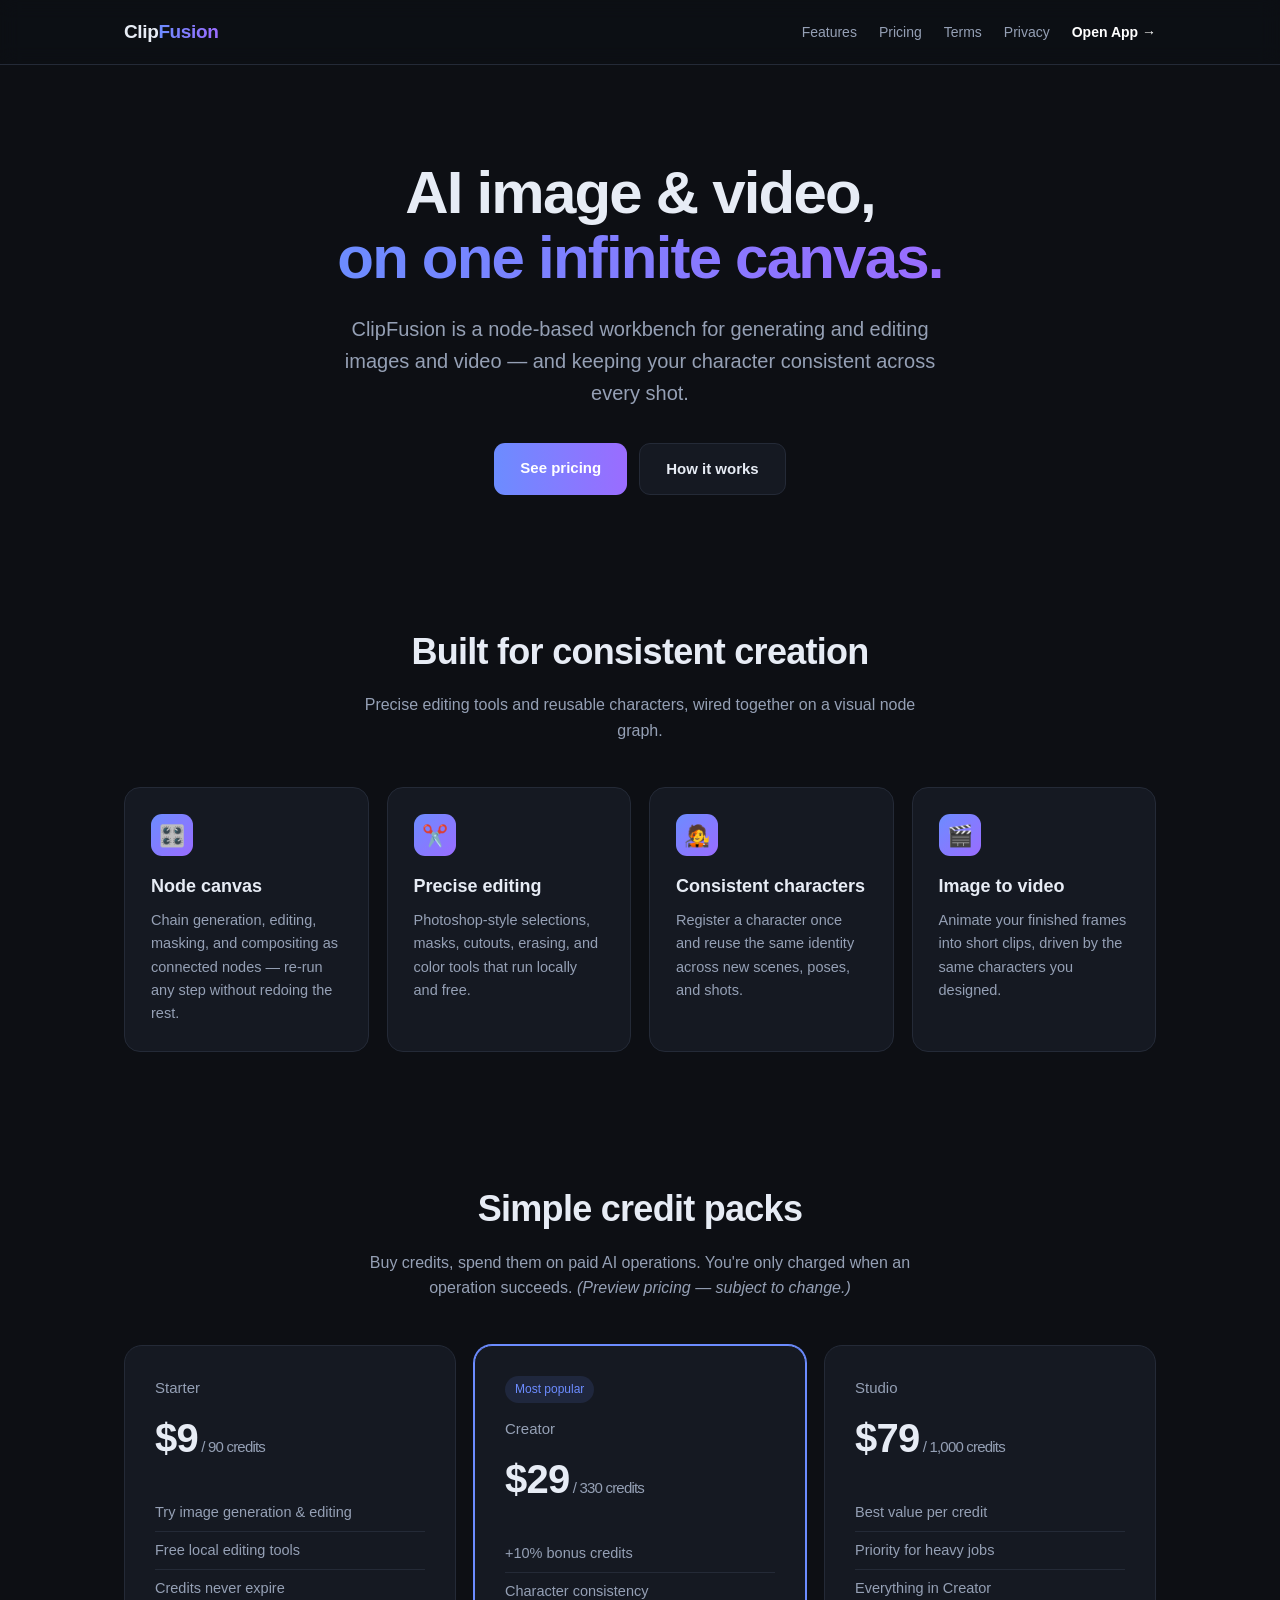
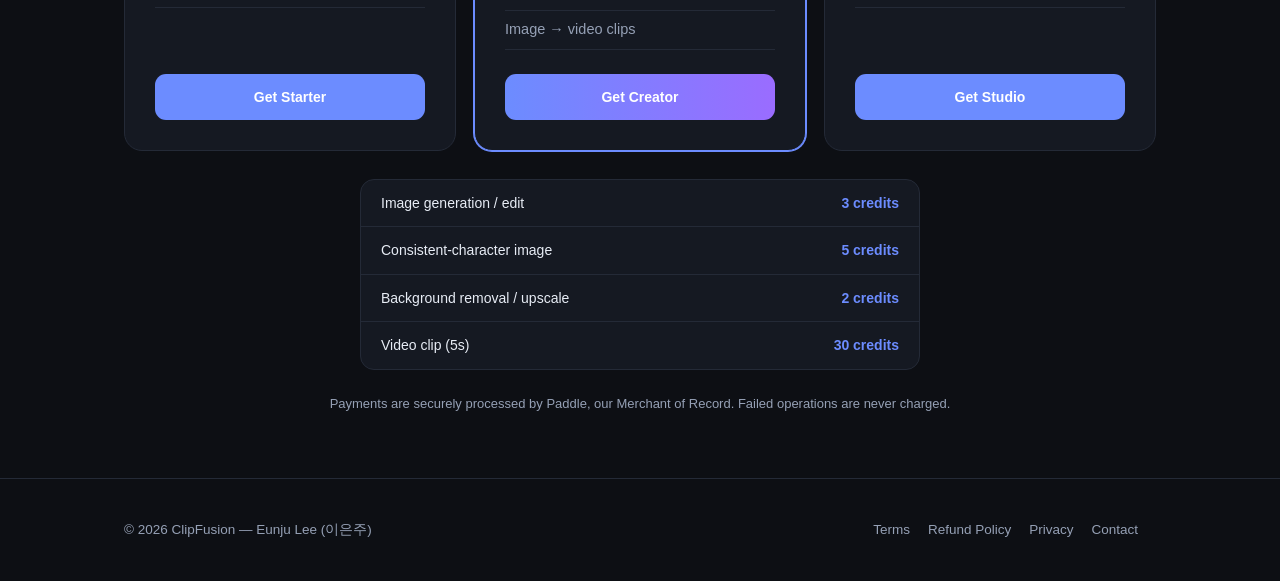
<file: index.html>
<!doctype html>
<html lang="en">
<head>
<meta charset="utf-8">
<meta name="viewport" content="width=device-width, initial-scale=1">
<title>ClipFusion — AI Image & Video Workbench</title>
    <meta property="og:title" content="ClipFusion — Node-based AI Image &amp; Video Studio">
  <meta property="og:description" content="Create consistent characters and edit images on an infinite node canvas. Pay only for what you generate.">
  <meta property="og:url" content="https://clipfusion.studio/">
  <meta property="og:type" content="website">
  <meta name="twitter:card" content="summary">
  <link rel="icon" href="data:image/svg+xml,<svg xmlns=%22http://www.w3.org/2000/svg%22 viewBox=%220 0 100 100%22><text y=%22.9em%22 font-size=%2290%22>🎬</text></svg>">
<meta name="description" content="ClipFusion is a node-based AI image and video editing workbench for creating consistent characters across shots.">
<style>
  :root{--bg:#0d0f14;--panel:#151922;--line:#242a37;--tx:#e7ecf5;--mut:#95a0b5;--acc:#6c8cff;--acc2:#9a6cff}
  *{box-sizing:border-box;margin:0;padding:0}
  body{background:var(--bg);color:var(--tx);font:16px/1.6 -apple-system,BlinkMacSystemFont,"Segoe UI",Roboto,sans-serif;-webkit-font-smoothing:antialiased}
  a{color:inherit;text-decoration:none}
  .wrap{max-width:1080px;margin:0 auto;padding:0 24px}
  header{position:sticky;top:0;background:rgba(13,15,20,.8);backdrop-filter:blur(10px);border-bottom:1px solid var(--line);z-index:10}
  header .wrap{display:flex;align-items:center;justify-content:space-between;height:64px}
  .logo{font-weight:700;font-size:19px;letter-spacing:-.02em}
  .logo b{background:linear-gradient(90deg,var(--acc),var(--acc2));-webkit-background-clip:text;background-clip:text;color:transparent}
  nav a{color:var(--mut);margin-left:22px;font-size:14px}
  nav a:hover{color:var(--tx)}
  .hero{padding:96px 0 64px;text-align:center}
  .hero h1{font-size:clamp(34px,5.5vw,60px);line-height:1.08;letter-spacing:-.03em;font-weight:800}
  .hero h1 span{background:linear-gradient(90deg,var(--acc),var(--acc2));-webkit-background-clip:text;background-clip:text;color:transparent}
  .hero p{color:var(--mut);font-size:clamp(16px,2vw,20px);max-width:620px;margin:22px auto 0}
  .cta{display:inline-flex;gap:12px;margin-top:34px}
  .btn{padding:13px 26px;border-radius:11px;font-weight:600;font-size:15px;border:1px solid var(--line)}
  .btn.p{background:linear-gradient(90deg,var(--acc),var(--acc2));border:0;color:#fff}
  .btn.s{background:var(--panel);color:var(--tx)}
  section{padding:64px 0}
  h2{font-size:clamp(26px,3.5vw,36px);letter-spacing:-.02em;text-align:center;font-weight:800}
  .sub{color:var(--mut);text-align:center;margin:12px auto 0;max-width:560px}
  .grid{display:grid;grid-template-columns:repeat(auto-fit,minmax(240px,1fr));gap:18px;margin-top:44px}
  .card{background:var(--panel);border:1px solid var(--line);border-radius:16px;padding:26px}
  .card h3{font-size:18px;margin-bottom:8px}
  .card p{color:var(--mut);font-size:14.5px}
  .ico{width:42px;height:42px;border-radius:11px;background:linear-gradient(135deg,var(--acc),var(--acc2));display:flex;align-items:center;justify-content:center;font-size:21px;margin-bottom:16px}
  /* pricing */
  .price{display:grid;grid-template-columns:repeat(auto-fit,minmax(250px,1fr));gap:18px;margin-top:44px;align-items:stretch}
  .plan{background:var(--panel);border:1px solid var(--line);border-radius:18px;padding:30px;display:flex;flex-direction:column}
  .plan.feat{border-color:var(--acc);box-shadow:0 0 0 1px var(--acc)}
  .tag{align-self:flex-start;font-size:12px;color:var(--acc);background:rgba(108,140,255,.12);padding:4px 10px;border-radius:999px;margin-bottom:14px}
  .plan .nm{font-size:15px;color:var(--mut)}
  .plan .amt{font-size:40px;font-weight:800;letter-spacing:-.02em;margin:6px 0}
  .plan .amt small{font-size:15px;color:var(--mut);font-weight:500}
  .plan ul{list-style:none;margin:18px 0 24px;font-size:14.5px;color:var(--mut)}
  .plan li{padding:7px 0;border-bottom:1px solid var(--line)}
  .plan .buy{margin-top:auto;text-align:center;padding:12px;border-radius:11px;background:var(--acc);color:#fff;font-weight:600;font-size:14px}
  .plan.feat .buy{background:linear-gradient(90deg,var(--acc),var(--acc2))}
  .note{text-align:center;color:var(--mut);font-size:13px;margin-top:24px}
  .usage{max-width:560px;margin:28px auto 0;background:var(--panel);border:1px solid var(--line);border-radius:14px;overflow:hidden}
  .usage div{display:flex;justify-content:space-between;padding:12px 20px;font-size:14px;border-bottom:1px solid var(--line)}
  .usage div:last-child{border:0}.usage .c{color:var(--acc);font-weight:600}
  footer{border-top:1px solid var(--line);padding:40px 0;color:var(--mut);font-size:13.5px}
  footer .wrap{display:flex;flex-wrap:wrap;gap:16px;justify-content:space-between;align-items:center}
  footer a{color:var(--mut);margin-right:18px}footer a:hover{color:var(--tx)}
</style>
</head>
<body>
<header><div class="wrap">
  <div class="logo">Clip<b>Fusion</b></div>
  <nav><a href="#features">Features</a><a href="#pricing">Pricing</a><a href="terms.html">Terms</a><a href="privacy.html">Privacy</a><a href="/app/" style="color:#fff;font-weight:700">Open App →</a></nav>
</div></header>

<div class="wrap">
  <div class="hero">
    <h1>AI image & video,<br><span>on one infinite canvas.</span></h1>
    <p>ClipFusion is a node-based workbench for generating and editing images and video — and keeping your character consistent across every shot.</p>
    <div class="cta">
      <a class="btn p" href="#pricing">See pricing</a>
      <a class="btn s" href="#features">How it works</a>
    </div>
  </div>

  <section id="features">
    <h2>Built for consistent creation</h2>
    <p class="sub">Precise editing tools and reusable characters, wired together on a visual node graph.</p>
    <div class="grid">
      <div class="card"><div class="ico">🎛️</div><h3>Node canvas</h3><p>Chain generation, editing, masking, and compositing as connected nodes — re-run any step without redoing the rest.</p></div>
      <div class="card"><div class="ico">✂️</div><h3>Precise editing</h3><p>Photoshop-style selections, masks, cutouts, erasing, and color tools that run locally and free.</p></div>
      <div class="card"><div class="ico">🧑‍🎤</div><h3>Consistent characters</h3><p>Register a character once and reuse the same identity across new scenes, poses, and shots.</p></div>
      <div class="card"><div class="ico">🎬</div><h3>Image to video</h3><p>Animate your finished frames into short clips, driven by the same characters you designed.</p></div>
    </div>
  </section>

  <section id="pricing">
    <h2>Simple credit packs</h2>
    <p class="sub">Buy credits, spend them on paid AI operations. You're only charged when an operation succeeds. <em>(Preview pricing — subject to change.)</em></p>
    <div class="price">
      <div class="plan">
        <div class="nm">Starter</div>
        <div class="amt">$9<small> / 90 credits</small></div>
        <ul><li>Try image generation & editing</li><li>Free local editing tools</li><li>Credits never expire</li></ul>
        <a class="buy" href="/app/" style="display:block;text-decoration:none">Get Starter</a>
      </div>
      <div class="plan feat">
        <div class="tag">Most popular</div>
        <div class="nm">Creator</div>
        <div class="amt">$29<small> / 330 credits</small></div>
        <ul><li>+10% bonus credits</li><li>Character consistency</li><li>Image → video clips</li></ul>
        <a class="buy" href="/app/" style="display:block;text-decoration:none">Get Creator</a>
      </div>
      <div class="plan">
        <div class="nm">Studio</div>
        <div class="amt">$79<small> / 1,000 credits</small></div>
        <ul><li>Best value per credit</li><li>Priority for heavy jobs</li><li>Everything in Creator</li></ul>
        <a class="buy" href="/app/" style="display:block;text-decoration:none">Get Studio</a>
      </div>
    </div>
    <div class="usage">
      <div><span>Image generation / edit</span><span class="c">3 credits</span></div>
      <div><span>Consistent-character image</span><span class="c">5 credits</span></div>
      <div><span>Background removal / upscale</span><span class="c">2 credits</span></div>
      <div><span>Video clip (5s)</span><span class="c">30 credits</span></div>
    </div>
    <p class="note">Payments are securely processed by Paddle, our Merchant of Record. Failed operations are never charged.</p>
  </section>
</div>

<footer><div class="wrap">
  <div>© 2026 ClipFusion — Eunju Lee (이은주)</div>
  <div>
    <a href="terms.html">Terms</a><a href="refund.html">Refund Policy</a><a href="privacy.html">Privacy</a><a href="mailto:nanabella737@gmail.com">Contact</a>
  </div>
</div></footer>
</body>
</html>
</file>
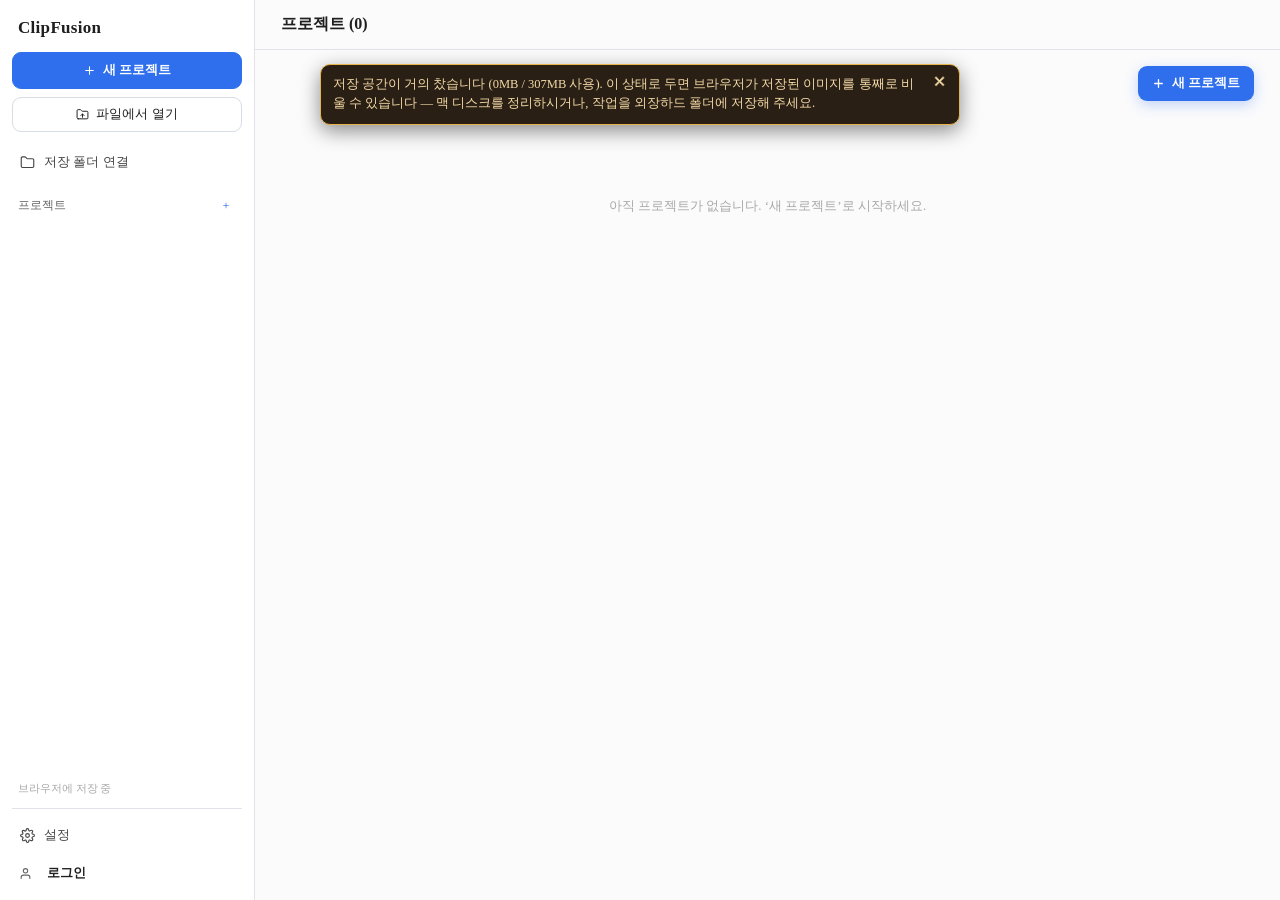
<file: app/index.html>
<!doctype html>
<!-- ClipFusion 진입 HTML — React Flow 앱 마운트 지점 -->
<html lang="ko">
  <head>
    <meta charset="UTF-8" />
    <meta name="viewport" content="width=device-width, initial-scale=1.0" />
    <title>ClipFusion</title>
    <link rel="manifest" href="/app/manifest.webmanifest">
    <link rel="icon" href="data:image/svg+xml,<svg xmlns=%22http://www.w3.org/2000/svg%22 viewBox=%220 0 100 100%22><text y=%22.9em%22 font-size=%2290%22>🎬</text></svg>">
    <!-- 무료 한글 글꼴 (Google Fonts, OFL) — 텍스트 메모 에디터용 -->
    <link rel="preconnect" href="https://fonts.googleapis.com" />
    <link rel="preconnect" href="https://fonts.gstatic.com" crossorigin />
    <link href="https://fonts.googleapis.com/css2?family=Noto+Sans+KR:wght@400;700&family=Nanum+Myeongjo:wght@400;700&family=Black+Han+Sans&family=Gaegu&family=Nanum+Pen+Script&display=swap" rel="stylesheet" />
    <style>
      /* ── 에디트 뷰 전체 테마 토큰(자동생성). 다크=원본, 라이트=data-theme="light" ── */
      :root {
        --c-0000ff: #0000ff;
        --c-00ff00: #00ff00;
        --c-00ffff: #00ffff;
        --c-06302c: #06302c;
        --c-0b0b0e: #0b0b0e;
        --c-0b1a2b: #0b1a2b;
        --c-0c0c0c: #0c0c0c;
        --c-0c1f16: #0c1f16;
        --c-0c1f1a: #0c1f1a;
        --c-0d0f14: #0d0f14;
        --c-111112: #111112;
        --c-12b6c9: #12b6c9;
        --c-141418: #141418;
        --c-14351f: #14351f;
        --c-151515: #151515;
        --c-151922: #151922;
        --c-161616: #161616;
        --c-16171b: #16171b;
        --c-16293a: #16293a;
        --c-16332a: #16332a;
        --c-17191e: #17191e;
        --c-182231: #182231;
        --c-191919: #191919;
        --c-191a1f: #191a1f;
        --c-1a1a1a: #1a1a1a;
        --c-1a1a1c: #1a1a1c;
        --c-1a1d26: #1a1d26;
        --c-1a2605: #1a2605;
        --c-1b1b1b: #1b1b1b;
        --c-1b1b1e: #1b1b1e;
        --c-1b1c21: #1b1c21;
        --c-1b1e25: #1b1e25;
        --c-1c1c1c: #1c1c1c;
        --c-1c1c1f: #1c1c1f;
        --c-1c2733: #1c2733;
        --c-1d1d1f: #1d1d1f;
        --c-1e1e1e: #1e1e1e;
        --c-1e1e21: #1e1e21;
        --c-1e1f24: #1e1f24;
        --c-1f1f1f: #1f1f1f;
        --c-1f2836: #1f2836;
        --c-202022: #202022;
        --c-202024: #202024;
        --c-20242b: #20242b;
        --c-22242a: #22242a;
        --c-22d3ee: #22d3ee;
        --c-232326: #232326;
        --c-232327: #232327;
        --c-242424: #242424;
        --c-242a37: #242a37;
        --c-262626: #262626;
        --c-26262a: #26262a;
        --c-26262b: #26262b;
        --c-26262e: #26262e;
        --c-26272e: #26272e;
        --c-26324e: #26324e;
        --c-2a0d1c: #2a0d1c;
        --c-2a0d2c: #2a0d2c;
        --c-2a2440: #2a2440;
        --c-2a2a2a: #2a2a2a;
        --c-2a2a2d: #2a2a2d;
        --c-2a2a2e: #2a2a2e;
        --c-2a2c33: #2a2c33;
        --c-2a2d34: #2a2d34;
        --c-2a2f22: #2a2f22;
        --c-2a3140: #2a3140;
        --c-2a3a33: #2a3a33;
        --c-2b1a02: #2b1a02;
        --c-2b2b2b: #2b2b2b;
        --c-2b2b2e: #2b2b2e;
        --c-2b2b2f: #2b2b2f;
        --c-2b4a6b: #2b4a6b;
        --c-2c2c2c: #2c2c2c;
        --c-2e2a17: #2e2a17;
        --c-2e2e2e: #2e2e2e;
        --c-2e2e30: #2e2e30;
        --c-2e2e33: #2e2e33;
        --c-2e4257: #2e4257;
        --c-2e6a45: #2e6a45;
        --c-2f2f2f: #2f2f2f;
        --c-2f3037: #2f3037;
        --c-2f3540: #2f3540;
        --c-2f5b4b: #2f5b4b;
        --c-2f6fed: #2f6fed;
        --c-303030: #303030;
        --c-33343a: #33343a;
        --c-33353b: #33353b;
        --c-363636: #363636;
        --c-3a271f: #3a271f;
        --c-3a3a3a: #3a3a3a;
        --c-3a3c44: #3a3c44;
        --c-3a3d46: #3a3d46;
        --c-3a3e48: #3a3e48;
        --pill-bg: rgba(58,62,72,.55); --pill-border: rgba(75,79,90,.75); /* 컨트롤 알약 반투명(프레임 이미지 살짝 비침) — 다크 */
        --gen-overlay: rgba(20,21,26,.5); --gen-overlay-fg: #c9cdd6; /* 생성중 오버레이 — 다크(프레임 톤 맞춤) */
        --c-3a4a6a: #3a4a6a;
        --c-3d2f73: #3d2f73;
        --c-3d3d3d: #3d3d3d;
        --c-3ecf8e: #3ecf8e;
        --c-47474b: #47474b;
        --c-4a3f6e: #4a3f6e;
        --c-4a4a4a: #4a4a4a;
        --c-4a4a4d: #4a4a4d;
        --c-4a4a52: #4a4a52;
        --c-4a4f5a: #4a4f5a;
        --c-4a5266: #4a5266;
        --c-4a6cf0: #4a6cf0;
        --c-4aa3ff: #4aa3ff;
        --c-4ac6a8: #4ac6a8;
        --c-4b4f5a: #4b4f5a;
        --c-4caf50: #4caf50;
        --c-5a606c: #5a606c;
        --c-5aa0ff: #5aa0ff;
        --c-5ad1c8: #5ad1c8;
        --c-5b6270: #5b6270;
        --c-5f6678: #5f6678;
        --c-5fd08a: #5fd08a;
        --c-62b6f7: #62b6f7;
        --c-6a2e3a: #6a2e3a;
        --c-6a6a6e: #6a6a6e;
        --c-6a8fe0: #6a8fe0;
        --c-6ac06a: #6ac06a;
        --c-6b5a2a: #6b5a2a;
        --c-6b6b70: #6b6b70;
        --c-6b7280: #6b7280;
        --c-6b7284: #6b7284;
        --c-6b7385: #6b7385;
        --c-6ee7c8: #6ee7c8;
        --c-7c5cff: #7c5cff;
        --c-7c828f: #7c828f;
        --c-7cd992: #7cd992;
        --c-7f869a: #7f869a;
        --c-7f9cff: #7f9cff;
        --c-808080: #808080;
        --c-818cf8: #818cf8;
        --c-8a8a8a: #8a8a8a;
        --c-8b6cff: #8b6cff;
        --c-8b92a0: #8b92a0;
        --c-8b94a7: #8b94a7;
        --c-8b9cff: #8b9cff;
        --c-9096a3: #9096a3;
        --c-95a0b5: #95a0b5;
        --c-9a6cff: #9a6cff;
        --c-9aa0ad: #9aa0ad;
        --c-9aa0b0: #9aa0b0;
        --c-9fb0d0: #9fb0d0;
        --c-9fd2ff: #9fd2ff;
        --c-a3e635: #a3e635;
        --c-a7adb9: #a7adb9;
        --c-aeb6c8: #aeb6c8;
        --c-b57bff: #b57bff;
        --c-c0344b: #c0344b;
        --c-c0392b: #c0392b;
        --c-c084fc: #c084fc;
        --c-c3c7d0: #c3c7d0;
        --c-c8cdd8: #c8cdd8;
        --c-c98ad9: #c98ad9;
        --c-c9a24b: #c9a24b;
        --c-c9b8ff: #c9b8ff;
        --c-c9cdd6: #c9cdd6;
        --c-cfc4ff: #cfc4ff;
        --c-cfd6e4: #cfd6e4;
        --c-d3d6dd: #d3d6dd;
        --c-d64bb0: #d64bb0;
        --c-dadce0: #dadce0;
        --c-dfe4ee: #dfe4ee;
        --c-e0463f: #e0463f;
        --c-e05a9c: #e05a9c;
        --c-e06a6a: #e06a6a;
        --c-e0725a: #e0725a;
        --c-e0c341: #e0c341;
        --c-e6e8ee: #e6e8ee;
        --c-e7ecf5: #e7ecf5;
        --c-e879f9: #e879f9;
        --c-e8a3a3: #e8a3a3;
        --c-e8ebf2: #e8ebf2;
        --c-e8f1ff: #e8f1ff;
        --c-e9ebf1: #e9ebf1;
        --c-eef0f4: #eef0f4;
        --c-efd7f6: #efd7f6;
        --c-f0f0f2: #f0f0f2;
        --c-f2f2f2: #f2f2f2;
        --c-f472b6: #f472b6;
        --c-f59e0b: #f59e0b;
        --c-ff0000: #ff0000;
        --c-ff00ff: #ff00ff;
        --c-ff5060: #ff5060;
        --c-ff5c8a: #ff5c8a;
        --c-ff5d75: #ff5d75;
        --c-ff6b7d: #ff6b7d;
        --c-ff7a8a: #ff7a8a;
        --c-ff8896: #ff8896;
        --c-ff8a9b: #ff8a9b;
        --c-ff8ab5: #ff8ab5;
        --c-ff8f5a: #ff8f5a;
        --c-ff9aa8: #ff9aa8;
        --c-ff9db0: #ff9db0;
        --c-ffb454: #ffb454;
        --c-ffbfa8: #ffbfa8;
        --c-ffce5a: #ffce5a;
        --c-ffd7dc: #ffd7dc;
        --c-ffd7e6: #ffd7e6;
        --c-ffd9a0: #ffd9a0;
        --c-ffe9a8: #ffe9a8;
        --c-ffff00: #ffff00;
        --canvas-bg: #242424; --canvas-dot: #404040;
        --dock-bg: rgba(16,18,26,.97); --dock-border: #363636; --dock-fg: #e8ebf2; --dock-active-bg: #e8ebf2; --dock-active-fg: #202022; --dock-active-border: #ffffff;
        --topbtn-bg: #262626; --topbtn-fg: #e8ebf2; --topbtn-border: #3a3a3a;
        --node-shadow: 0 24px 60px -24px rgba(0,0,0,.62), 0 2px 10px -2px rgba(0,0,0,.4);
        --float-shadow: 0 10px 28px rgba(0,0,0,.5);
        --node-frame-1: #26272e; --node-frame-2: #191a1f;
        --tip-bg: rgba(20,22,29,.97); --row-hover: #14171f; --scroll-thumb: #4a4a4d; --scroll-thumb-hover: #6a6a6e;
        --text-shadow: 0 1px 3px rgba(0,0,0,.7); --shadow-modal: 0 30px 80px rgba(0,0,0,.6); --shadow-pop: 0 16px 40px rgba(0,0,0,.55); --shadow-sm: 0 3px 10px rgba(0,0,0,.35); --divider: #3a3c44; --tile-shadow: 4px 0 6px rgba(25,25,25,.9);
        --shelf-shadow-fixed: 0 -8px 24px rgba(0,0,0,.4); --shelf-shadow-float: 0 16px 44px rgba(0,0,0,.55);
        --home-bg: #161616; --home-side-bg: #111112; --home-line: #262626;
        --project-card-bg: #1d1d1f; --project-card-border: #333333; --project-card-icon: #3f3f3f; --project-card-action-bg: rgba(0,0,0,.6);
        --c-333333: #333333; --c-222222: #222222;
      }
      :root[data-theme="light"] {
        --c-0000ff: #0000ff;
        --c-00ff00: #00ff00;
        --c-00ffff: #00ffff;
        --c-06302c: #fbfbfb;
        --c-0b0b0e: #fbfbfb;
        --c-0b1a2b: #fbfbfb;
        --c-0c0c0c: #fbfbfb;
        --c-0c1f16: #fbfbfb;
        --c-0c1f1a: #fbfbfb;
        --c-0d0f14: #fbfbfb;
        --c-111112: #fbfbfb;
        --c-12b6c9: #12b6c9;
        --c-141418: #fbfbfb;
        --c-14351f: #e7e7e7;
        --c-151515: #fbfbfb;
        --c-151922: #fbfbfb;
        --c-161616: #fbfbfb;
        --c-16171b: #fbfbfb;
        --c-16293a: #e7e7e7;
        --c-16332a: #e7e7e7;
        --c-17191e: #fbfbfb;
        --c-182231: #e7e7e7;
        --c-191919: #fbfbfb;
        --c-191a1f: #fbfbfb;
        --c-1a1a1a: #fbfbfb;
        --c-1a1a1c: #fbfbfb;
        --c-1a1d26: #fbfbfb;
        --c-1a2605: #fbfbfb;
        --c-1b1b1b: #fbfbfb;
        --c-1b1b1e: #ffffff;
        --c-1b1c21: #fbfbfb;
        --c-1b1e25: #fbfbfb;
        --c-1c1c1c: #fbfbfb;
        --c-1c1c1f: #fbfbfb;
        --c-1c2733: #e7e7e7;
        --c-1d1d1f: #fbfbfb;
        --c-1e1e1e: #fbfbfb;
        --c-1e1e21: #ffffff;
        --c-1e1f24: #fbfbfb;
        --c-1f1f1f: #fbfbfb;
        --c-1f2836: #e7e7e7;
        --c-202022: #fbfbfb;
        --c-202024: #fbfbfb;
        --c-20242b: #e7e7e7;
        --c-22242a: #e7e7e7;
        --c-22d3ee: #22d3ee;
        --c-232326: #ffffff;
        --c-232327: #ffffff;
        --c-242424: #e7e7e7;
        --c-242a37: #e7e7e7;
        --c-262626: #ffffff;
        --c-26262a: #ffffff;
        --c-26262b: #ffffff;
        --c-26262e: #ffffff;
        --c-26272e: #e7e7e7;
        --c-26324e: #e7e7e7;
        --c-2a0d1c: #fbfbfb;
        --c-2a0d2c: #fbfbfb;
        --c-2a2440: #e7e7e7;
        --c-2a2a2a: #e1e3e8;
        --c-2a2a2d: #ffffff;
        --c-2a2a2e: #ffffff;
        --c-2a2c33: #e7e7e7;
        --c-2a2d34: #e7e7e7;
        --c-2a2f22: #e7e7e7;
        --c-2a3140: #e7e7e7;
        --c-2a3a33: #e7e7e7;
        --c-2b1a02: #fbfbfb;
        --c-2b2b2b: #e7e7e7;
        --c-2b2b2e: #e7e7e7;
        --c-2b2b2f: #e1e3e8;
        --c-2b4a6b: #2b4a6b;
        --c-2c2c2c: #e7e7e7;
        --c-2e2a17: #fbfbfb;
        --c-2e2e2e: #e7e7e7;
        --c-2e2e30: #e7e7e7;
        --c-2e2e33: #e1e3e8;
        --c-2e4257: #e7e7e7;
        --c-2e6a45: #2e6a45;
        --c-2f2f2f: #e1e3e8;
        --c-2f3037: #e7e7e7;
        --c-2f3540: #e7e7e7;
        --c-2f5b4b: #e7e7e7;
        --c-2f6fed: #2f6fed;
        --c-303030: #e7e7e7;
        --c-33343a: #e7e7e7;
        --c-33353b: #e7e7e7;
        --c-363636: #e1e3e8;
        --c-3a271f: #e7e7e7;
        --c-3a3a3a: #d8dce4;
        --c-3a3c44: #e7e7e7;
        --c-3a3d46: #e7e7e7;
        --c-3a3e48: #e7e7e7;
        --pill-bg: rgba(255,255,255,.6); --pill-border: rgba(180,184,192,.75); /* 컨트롤 알약 반투명(프레임 이미지 살짝 비침) — 라이트 */
        --gen-overlay: rgba(255,255,255,.62); --gen-overlay-fg: #5f6678; /* 생성중 오버레이 — 라이트(화이트 프로스트) */
        --c-3a4a6a: #3a4a6a;
        --c-3d2f73: #3d2f73;
        --c-3d3d3d: #e7e7e7;
        --c-3ecf8e: #3ecf8e;
        --c-47474b: #e7e7e7;
        --c-4a3f6e: #4a3f6e;
        --c-4a4a4a: #d8dce4;
        --c-4a4a4d: #e7e7e7;
        --c-4a4a52: #cccccc;
        --c-4a4f5a: #cccccc;
        --c-4a5266: #cccccc;
        --c-4a6cf0: #4a6cf0;
        --c-4aa3ff: #4aa3ff;
        --c-4ac6a8: #4ac6a8;
        --c-4b4f5a: #cccccc;
        --c-4caf50: #4caf50;
        --c-5a606c: #cccccc;
        --c-5aa0ff: #5aa0ff;
        --c-5ad1c8: #5ad1c8;
        --c-5b6270: #cccccc;
        --c-5f6678: #a8a8a8;
        --c-5fd08a: #5fd08a;
        --c-62b6f7: #62b6f7;
        --c-6a2e3a: #6a2e3a;
        --c-6a6a6e: #a8a8a8;
        --c-6a8fe0: #6a8fe0;
        --c-6ac06a: #6ac06a;
        --c-6b5a2a: #6b5a2a;
        --c-6b6b70: #a8a8a8;
        --c-6b7280: #a8a8a8;
        --c-6b7284: #a8a8a8;
        --c-6b7385: #a8a8a8;
        --c-6ee7c8: #6ee7c8;
        --c-7c5cff: #7c5cff;
        --c-7c828f: #757575;
        --c-7cd992: #7cd992;
        --c-7f869a: #727272;
        --c-7f9cff: #7f9cff;
        --c-808080: #a8a8a8;
        --c-818cf8: #818cf8;
        --c-8a8a8a: #757575;
        --c-8b6cff: #8b6cff;
        --c-8b92a0: #6a6a6a;
        --c-8b94a7: #666666;
        --c-8b9cff: #8b9cff;
        --c-9096a3: #666666;
        --c-95a0b5: #5a5a5a;
        --c-9a6cff: #9a6cff;
        --c-9aa0ad: #5b5b5b;
        --c-9aa0b0: #5a5a5a;
        --c-9fb0d0: #9fb0d0;
        --c-9fd2ff: #9fd2ff;
        --c-a3e635: #a3e635;
        --c-a7adb9: #4f4f4f;
        --c-aeb6c8: #444444;
        --c-b57bff: #b57bff;
        --c-c0344b: #c0344b;
        --c-c0392b: #c0392b;
        --c-c084fc: #c084fc;
        --c-c3c7d0: #363636;
        --c-c8cdd8: #2f2f2f;
        --c-c98ad9: #c98ad9;
        --c-c9a24b: #c9a24b;
        --c-c9b8ff: #c9b8ff;
        --c-c9cdd6: #303030;
        --c-cfc4ff: #cfc4ff;
        --c-cfd6e4: #262626;
        --c-d3d6dd: #272727;
        --c-d64bb0: #d64bb0;
        --c-dadce0: #222222;
        --c-dfe4ee: #1f1f1f;
        --c-e0463f: #e0463f;
        --c-e05a9c: #e05a9c;
        --c-e06a6a: #e06a6a;
        --c-e0725a: #e0725a;
        --c-e0c341: #e0c341;
        --c-e6e8ee: #1f1f1f;
        --c-e7ecf5: #1f1f1f;
        --c-e879f9: #e879f9;
        --c-e8a3a3: #e8a3a3;
        --c-e8ebf2: #1f1f1f;
        --c-e8f1ff: #1f1f1f;
        --c-e9ebf1: #1f1f1f;
        --c-eef0f4: #1f1f1f;
        --c-efd7f6: #1f1f1f;
        --c-f0f0f2: #1f1f1f;
        --c-f2f2f2: #1f1f1f;
        --c-f472b6: #f472b6;
        --c-f59e0b: #f59e0b;
        --c-ff0000: #ff0000;
        --c-ff00ff: #ff00ff;
        --c-ff5060: #ff5060;
        --c-ff5c8a: #ff5c8a;
        --c-ff5d75: #ff5d75;
        --c-ff6b7d: #ff6b7d;
        --c-ff7a8a: #ff7a8a;
        --c-ff8896: #ff8896;
        --c-ff8a9b: #ff8a9b;
        --c-ff8ab5: #ff8ab5;
        --c-ff8f5a: #ff8f5a;
        --c-ff9aa8: #ff9aa8;
        --c-ff9db0: #ff9db0;
        --c-ffb454: #ffb454;
        --c-ffbfa8: #ffbfa8;
        --c-ffce5a: #ffce5a;
        --c-ffd7dc: #1f1f1f;
        --c-ffd7e6: #1f1f1f;
        --c-ffd9a0: #ffd9a0;
        --c-ffe9a8: #ffe9a8;
        --c-ffff00: #ffff00;
        --canvas-bg: #e3e5ea; --canvas-dot: #c4c8d0;
        --dock-bg: #ffffff; --dock-border: #cfd2d9; --dock-fg: #333842; --dock-active-bg: #2f6fed; --dock-active-fg: #ffffff; --dock-active-border: #2f6fed;
        --topbtn-bg: #ffffff; --topbtn-fg: #2c3038; --topbtn-border: #d5d8de;
        --home-bg: #fbfbfc; --home-side-bg: #ffffff; --home-line: #e1e3e8;
        --project-card-bg: #eef0f4; --project-card-border: #d8dbe2; --project-card-icon: #9aa1ad; --project-card-action-bg: rgba(255,255,255,.92);
        --node-shadow: 0 6px 18px -10px rgba(0,0,0,.13), 0 1px 3px -1px rgba(0,0,0,.07);
        --float-shadow: 0 6px 16px rgba(0,0,0,.10);
        --node-frame-1: #ffffff; --node-frame-2: #f2f4f6;
        --tip-bg: rgba(255,255,255,.98); --row-hover: #eef4ff; --scroll-thumb: #c7cad0; --scroll-thumb-hover: #aeb2ba;
        --text-shadow: none; --shadow-modal: none; --shadow-pop: 0 10px 30px -12px rgba(0,0,0,.14); --shadow-sm: 0 2px 6px rgba(0,0,0,.10); --divider: #e3e5ea; --tile-shadow: none;
        --shelf-shadow-fixed: 0 -6px 20px -8px rgba(0,0,0,.13); --shelf-shadow-float: 0 14px 36px -14px rgba(0,0,0,.17);
        --c-333333: #333842; --c-222222: #333842;
      }
      /* 캔버스 배경/점 — react-flow 자체 배경을 테마 var로. 점은 SVG fill을 CSS로 덮어 적용 */
      /* pane엔 배경 금지 — Background(점 svg, z:-1) 위 레이어라 칠하면 점이 전부 가려짐(2026-07-16 회원 리포트: 점 실종). 루트만 칠한다. */
      .react-flow, .react-flow__viewport-portal { background: var(--canvas-bg) !important; }
      .react-flow__background circle, .react-flow__background path { fill: var(--canvas-dot) !important; }
      .proj-row:not(.is-active):hover { background: var(--row-hover) !important; }
      .proj-row:hover .proj-del { opacity: 1 !important; }
      /* 홈 갤러리 카드 — 호버 시 테두리 강조 + 삭제 버튼 노출 */
      .proj-card:hover > div:first-child { border-color: #7c5cff !important; }
      .proj-card:hover .proj-card-del { opacity: 1 !important; }
      .add-item:not(.is-active):not(:disabled):hover { background: var(--row-hover) !important; }
      /* 연결 중 대상 핸들: 연결 가능=색 변화 없음, 불가=빨강 (v12 클래스 넓게 커버) */
      .react-flow__handle.connectingto:not(.valid):not(.react-flow__handle-valid) {
        background: #ff4d6d !important; box-shadow: 0 0 0 4px rgba(255,77,109,.5) !important;
      }
      .react-flow__connection-path { stroke: #8b6cff; stroke-width: 2; }
      /* 빈 캔버스는 항상 기본 화살표(grab/포인터 새는 것 방지), 실제 드래그 이동 중만 손 모양 */
      .react-flow__pane { cursor: default !important; }
      .react-flow__pane.dragging { cursor: grabbing !important; }
      /* 생성 중 로딩 스피너 회전 */
      @keyframes nova-spin { to { transform: rotate(360deg); } }
      /* 노드 호버 UI(툴바·컨트롤행) 부드러운 등장 — display:none→flex가 팍 튀는 것 완화 */
      @keyframes cf-fade-in { from { opacity: 0; } to { opacity: 1; } }
      /* 다중 선택 후 남는 묶음 상자 숨김 — 그룹(프레임) 기능이 따로 있어 불필요. 선택 표시는 노드 테두리로 충분,
         선택 노드 아무거나 끌면 같이 이동하는 동작은 유지됨 */
      .react-flow__nodesselection-rect { display: none !important; }
      /* 노드 제목 — 줌 아웃 시 화면상 크기가 일정하도록 역보정(13px/zoom, 14~46px 클램프). --rf-zoom은 ZoomButton이 갱신 */
      .cf-node-title { font-size: clamp(14px, calc(13px / var(--rf-zoom, 1)), 46px); white-space: nowrap; overflow: hidden; text-overflow: ellipsis; min-width: 0; }
      /* 그룹(프레임) 라벨 — 원래 22px, 줌 아웃 시 화면상 20px 유지(최대 96px) */
      .cf-frame-title { font-size: clamp(22px, calc(20px / var(--rf-zoom, 1)), 96px); }
      /* Substance Designer 스타일 슬라이더 — 얇은 선 트랙 + 작은 원 손잡이 */
      input[type="range"].sbs-slider {
        -webkit-appearance: none; appearance: none; height: 14px; background: transparent; cursor: pointer; margin: 0;
      }
      input[type="range"].sbs-slider::-webkit-slider-runnable-track {
        height: 2px; border-radius: 2px; background: var(--scroll-thumb);
      }
      input[type="range"].sbs-slider::-webkit-slider-thumb {
        -webkit-appearance: none; appearance: none; width: 11px; height: 11px; border-radius: 50%;
        background: var(--c-c3c7d0); border: 1px solid var(--c-6b6b70); margin-top: -5px;
      }
      input[type="range"].sbs-slider:hover::-webkit-slider-thumb { background: var(--c-e8ebf2); }
      input[type="range"].sbs-slider::-moz-range-track { height: 2px; border-radius: 2px; background: var(--scroll-thumb); }
      input[type="range"].sbs-slider::-moz-range-thumb {
        width: 11px; height: 11px; border-radius: 50%; background: var(--c-c3c7d0); border: 1px solid var(--c-6b6b70);
      }
      /* 노드 연결선(엣지)·연결 중 라인 — 기본이 얇아 잘 안 보여 두껍게 */
      .react-flow__edge-path { stroke-width: 2.2px; }
      .react-flow__connection-path, .react-flow__connectionline path { stroke-width: 2.2px; }
      /* 앱 전역 스크롤바 — 어두운 얇은 바(기본 밝은 스크롤바가 다크 UI에 튀는 것 방지). 텍스트영역·드롭다운·패널 공통 */
      * { scrollbar-width: thin; scrollbar-color: var(--scroll-thumb) transparent; }
      *::-webkit-scrollbar { width: 8px; height: 8px; }
      *::-webkit-scrollbar-track { background: transparent; }
      *::-webkit-scrollbar-thumb { background: var(--scroll-thumb); border-radius: 4px; }
      *::-webkit-scrollbar-thumb:hover { background: var(--scroll-thumb-hover); }
      /* 레퍼런스 노드 썸네일 줄 가로 스크롤바 — 노드 테마(앰버)에 맞춘 얇은 바 */
      .ref-scroll { scrollbar-width: thin; scrollbar-color: rgba(255,180,84,.55) transparent; }
      .ref-scroll::-webkit-scrollbar { height: 6px; }
      .ref-scroll::-webkit-scrollbar-track { background: transparent; }
      .ref-scroll::-webkit-scrollbar-thumb { background: rgba(255,180,84,.55); border-radius: 3px; }
      .ref-scroll::-webkit-scrollbar-thumb:hover { background: #ffb454; }
      /* SortableJS 썸네일 정렬 — 놓을 위치는 세로선(placeholder), 커서 따라오는 클론은 원본 크기 그대로 */
      @keyframes cf-ghost-collapse { from { width: 52px; min-width: 52px; } to { width: 4px; min-width: 4px; } }
      .cf-thumb.sortable-ghost { width: 4px !important; min-width: 4px !important; height: 52px !important; background: #ffb454 !important; border: 0 !important; border-radius: 2px !important; box-shadow: 0 0 8px #ffb45499; opacity: 1 !important; overflow: visible !important; animation: cf-ghost-collapse 5s ease; }
      .cf-thumb.sortable-ghost > * { display: none !important; }
      .cf-thumb.sortable-drag, .cf-thumb.sortable-fallback { opacity: 1 !important; }
      /* 드래그 중 나머지 썸네일 35% 어둡게 — 잡은 것과 놓을 위치(세로선)에 집중 */
      .cf-thumb { transition: filter .15s ease; }
      .cf-dragging .cf-thumb:not(.sortable-ghost) { filter: brightness(0.65); }
      .cf-thumb.sortable-chosen, .cf-thumb:active { cursor: grabbing; }
      /* 수치 직접 타이핑 필드 — 평소 텍스트처럼 자연스럽게, 호버/포커스 때만 아주 옅은 배경 */
      .num-field { border: 0; background: transparent; border-radius: 4px; outline: none; }
      .num-field:hover { background: var(--row-hover); }
      .num-field:focus { background: var(--row-hover); }
      .num-field::selection { background: var(--c-cfc4ff); }
      /* 그룹 프레임은 몸통을 클릭 통과시켜 안쪽 노드·연결선(삭제 점)을 조작 가능하게. 헤더·리사이즈 핸들만 잡힘 */
      .react-flow__node-frame { pointer-events: none !important; }
      .react-flow__node-frame .cf-frame-header,
      .react-flow__node-frame .react-flow__resize-control { pointer-events: auto !important; }
    </style>
    <script type="module" crossorigin src="/app/assets/main-CPP1Jq35.js"></script>
    <link rel="modulepreload" crossorigin href="/app/assets/fal-DuhxuGT7.js">
    <link rel="modulepreload" crossorigin href="/app/assets/AccountFooter-CW2sk72l.js">
    <link rel="modulepreload" crossorigin href="/app/assets/panelUi-DRaSeKt5.js">
    <link rel="modulepreload" crossorigin href="/app/assets/color-CvTu4d9w.js">
    <link rel="modulepreload" crossorigin href="/app/assets/UpscalePanel-C4Pqmmgh.js">
    <link rel="modulepreload" crossorigin href="/app/assets/engines-B0yoEGA-.js">
    <link rel="modulepreload" crossorigin href="/app/assets/scrapeUrl-DYBzoiC1.js">
    <link rel="stylesheet" crossorigin href="/app/assets/AccountFooter-B2Kz5wtG.css">
  </head>
  <body>
    <div id="root"></div>
  </body>
</html>
</file>
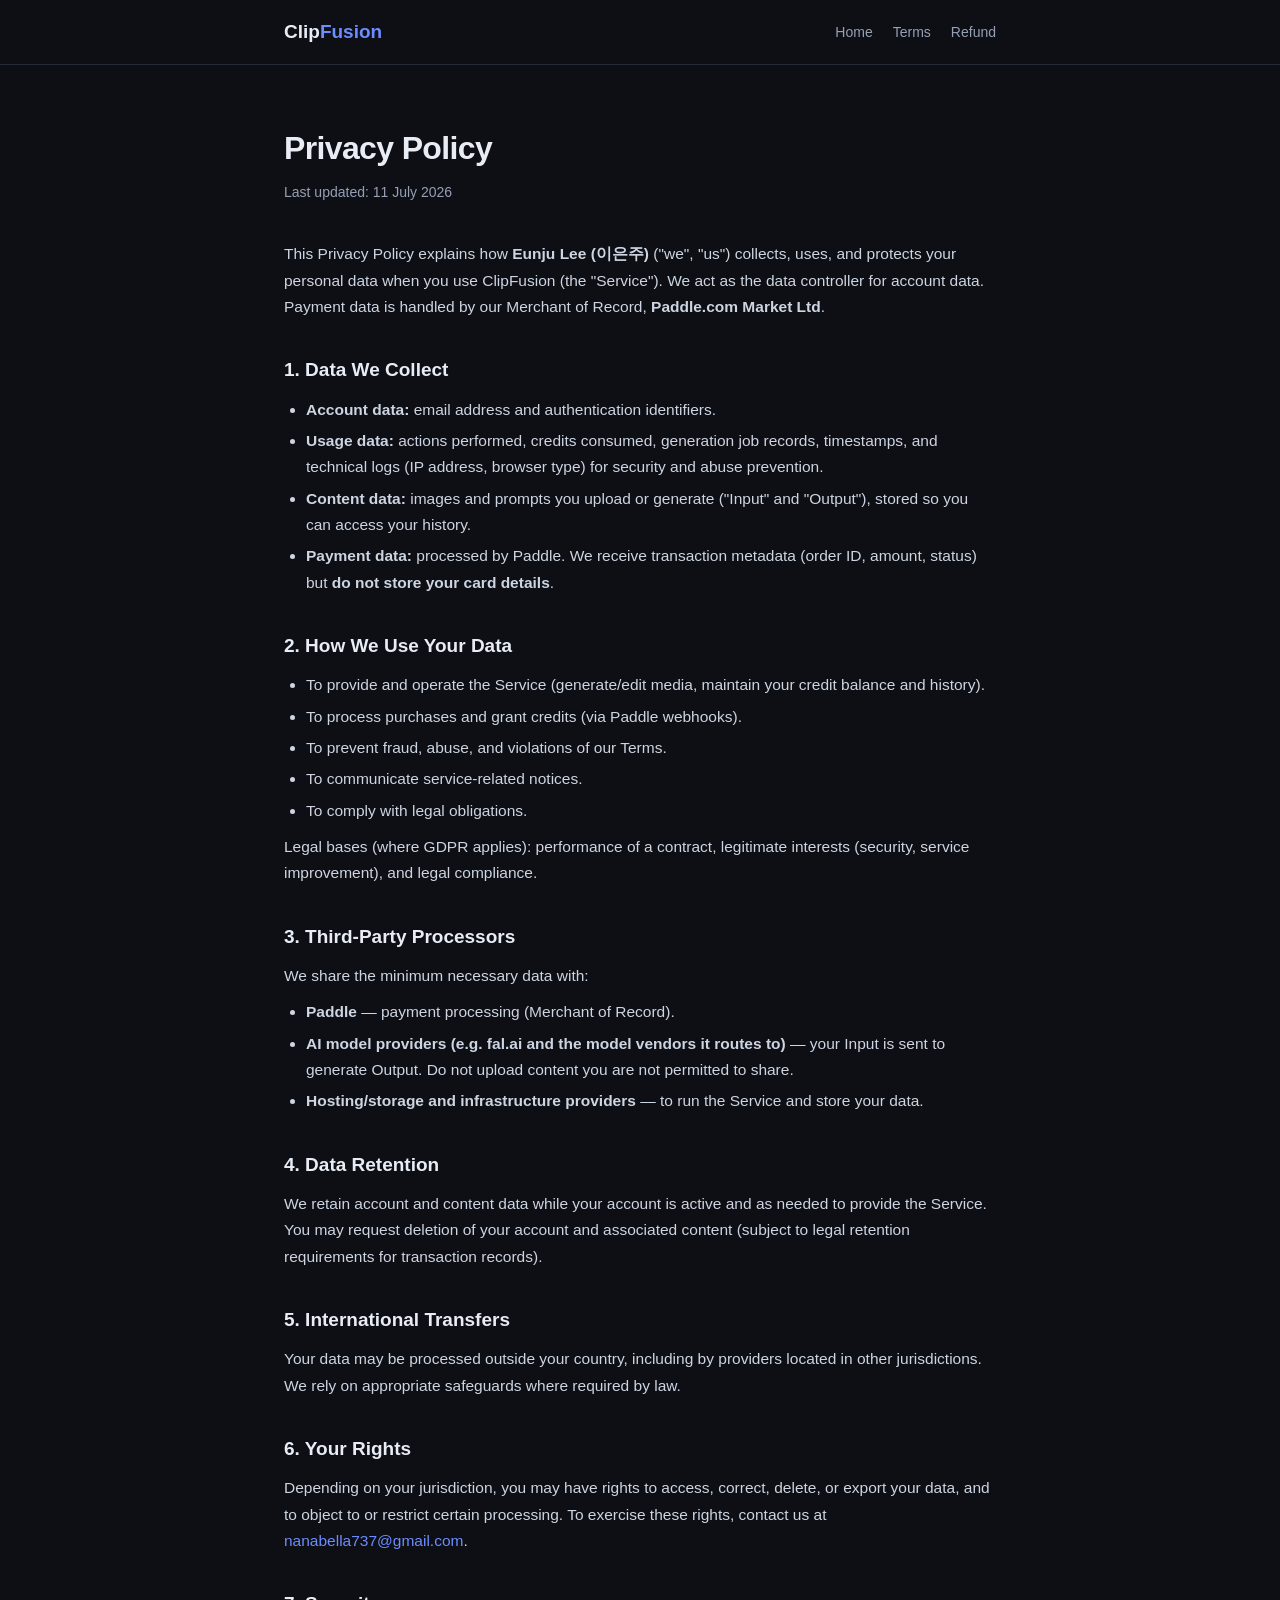
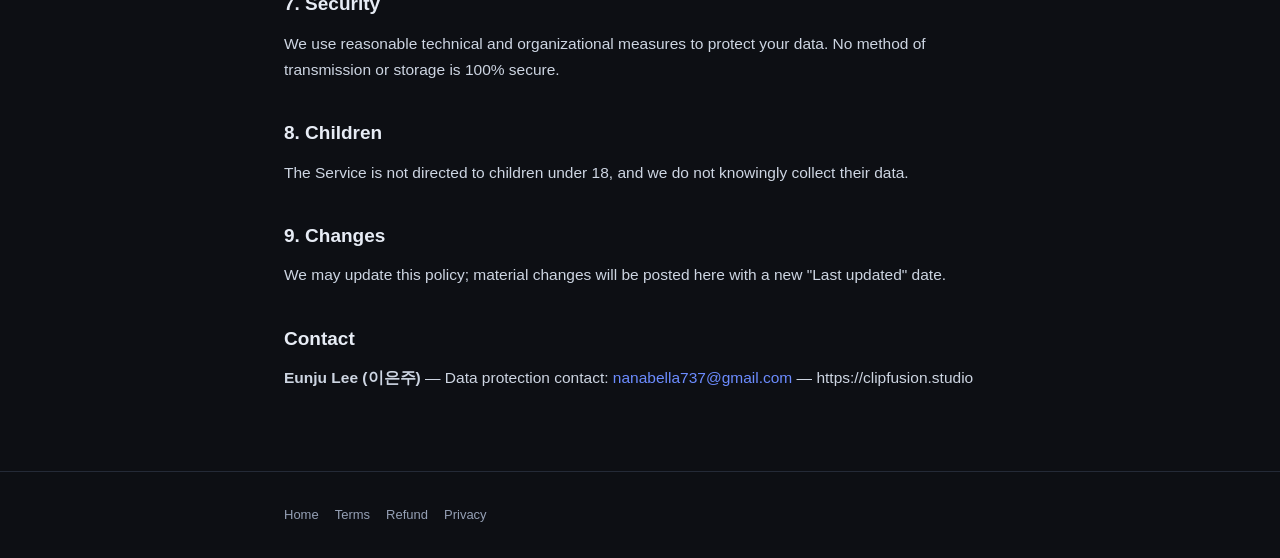
<file: privacy.html>
<!doctype html>
<html lang="en">
<head>
<meta charset="utf-8">
<meta name="viewport" content="width=device-width, initial-scale=1">
<title>Privacy Policy — ClipFusion</title>
  <link rel="icon" href="data:image/svg+xml,<svg xmlns=%22http://www.w3.org/2000/svg%22 viewBox=%220 0 100 100%22><text y=%22.9em%22 font-size=%2290%22>🎬</text></svg>">
<style>
  :root{--bg:#0d0f14;--panel:#151922;--line:#242a37;--tx:#e7ecf5;--mut:#95a0b5;--acc:#6c8cff}
  *{box-sizing:border-box;margin:0;padding:0}
  body{background:var(--bg);color:var(--tx);font:16px/1.7 -apple-system,BlinkMacSystemFont,"Segoe UI",Roboto,sans-serif}
  a{color:var(--acc);text-decoration:none}a:hover{text-decoration:underline}
  .wrap{max-width:760px;margin:0 auto;padding:0 24px}
  header{border-bottom:1px solid var(--line)}
  header .wrap{display:flex;align-items:center;justify-content:space-between;height:64px}
  .logo{font-weight:700;font-size:19px;color:var(--tx)}.logo b{color:var(--acc)}
  nav a{color:var(--mut);margin-left:20px;font-size:14px}
  article{padding:56px 0 80px}
  article h1{font-size:32px;letter-spacing:-.02em;margin-bottom:6px}
  .upd{color:var(--mut);font-size:14px;margin-bottom:36px}
  article h2{font-size:19px;margin:34px 0 10px}
  article p,article li{color:#cdd5e2;font-size:15.5px}
  article ul{margin:10px 0 10px 22px}article li{margin:5px 0}
  footer{border-top:1px solid var(--line);padding:32px 0;color:var(--mut);font-size:13px}
  footer a{color:var(--mut);margin-right:16px}
</style>
</head>
<body>
<header><div class="wrap">
  <a class="logo" href="index.html">Clip<b>Fusion</b></a>
  <nav><a href="index.html">Home</a><a href="terms.html">Terms</a><a href="refund.html">Refund</a></nav>
</div></header>
<div class="wrap"><article>
  <h1>Privacy Policy</h1>
  <div class="upd">Last updated: 11 July 2026</div>

  <p>This Privacy Policy explains how <strong>Eunju Lee (이은주)</strong> ("we", "us") collects, uses, and protects your personal data when you use ClipFusion (the "Service"). We act as the data controller for account data. Payment data is handled by our Merchant of Record, <strong>Paddle.com Market Ltd</strong>.</p>

  <h2>1. Data We Collect</h2>
  <ul>
    <li><strong>Account data:</strong> email address and authentication identifiers.</li>
    <li><strong>Usage data:</strong> actions performed, credits consumed, generation job records, timestamps, and technical logs (IP address, browser type) for security and abuse prevention.</li>
    <li><strong>Content data:</strong> images and prompts you upload or generate ("Input" and "Output"), stored so you can access your history.</li>
    <li><strong>Payment data:</strong> processed by Paddle. We receive transaction metadata (order ID, amount, status) but <strong>do not store your card details</strong>.</li>
  </ul>

  <h2>2. How We Use Your Data</h2>
  <ul>
    <li>To provide and operate the Service (generate/edit media, maintain your credit balance and history).</li>
    <li>To process purchases and grant credits (via Paddle webhooks).</li>
    <li>To prevent fraud, abuse, and violations of our Terms.</li>
    <li>To communicate service-related notices.</li>
    <li>To comply with legal obligations.</li>
  </ul>
  <p>Legal bases (where GDPR applies): performance of a contract, legitimate interests (security, service improvement), and legal compliance.</p>

  <h2>3. Third-Party Processors</h2>
  <p>We share the minimum necessary data with:</p>
  <ul>
    <li><strong>Paddle</strong> — payment processing (Merchant of Record).</li>
    <li><strong>AI model providers (e.g. fal.ai and the model vendors it routes to)</strong> — your Input is sent to generate Output. Do not upload content you are not permitted to share.</li>
    <li><strong>Hosting/storage and infrastructure providers</strong> — to run the Service and store your data.</li>
  </ul>

  <h2>4. Data Retention</h2>
  <p>We retain account and content data while your account is active and as needed to provide the Service. You may request deletion of your account and associated content (subject to legal retention requirements for transaction records).</p>

  <h2>5. International Transfers</h2>
  <p>Your data may be processed outside your country, including by providers located in other jurisdictions. We rely on appropriate safeguards where required by law.</p>

  <h2>6. Your Rights</h2>
  <p>Depending on your jurisdiction, you may have rights to access, correct, delete, or export your data, and to object to or restrict certain processing. To exercise these rights, contact us at <a href="mailto:nanabella737@gmail.com">nanabella737@gmail.com</a>.</p>

  <h2>7. Security</h2>
  <p>We use reasonable technical and organizational measures to protect your data. No method of transmission or storage is 100% secure.</p>

  <h2>8. Children</h2>
  <p>The Service is not directed to children under 18, and we do not knowingly collect their data.</p>

  <h2>9. Changes</h2>
  <p>We may update this policy; material changes will be posted here with a new "Last updated" date.</p>

  <h2>Contact</h2>
  <p><strong>Eunju Lee (이은주)</strong> — Data protection contact: <a href="mailto:nanabella737@gmail.com">nanabella737@gmail.com</a> — https://clipfusion.studio</p>
</article></div>
<footer><div class="wrap">
  <a href="index.html">Home</a><a href="terms.html">Terms</a><a href="refund.html">Refund</a><a href="privacy.html">Privacy</a>
</div></footer>
</body>
</html>
</file>
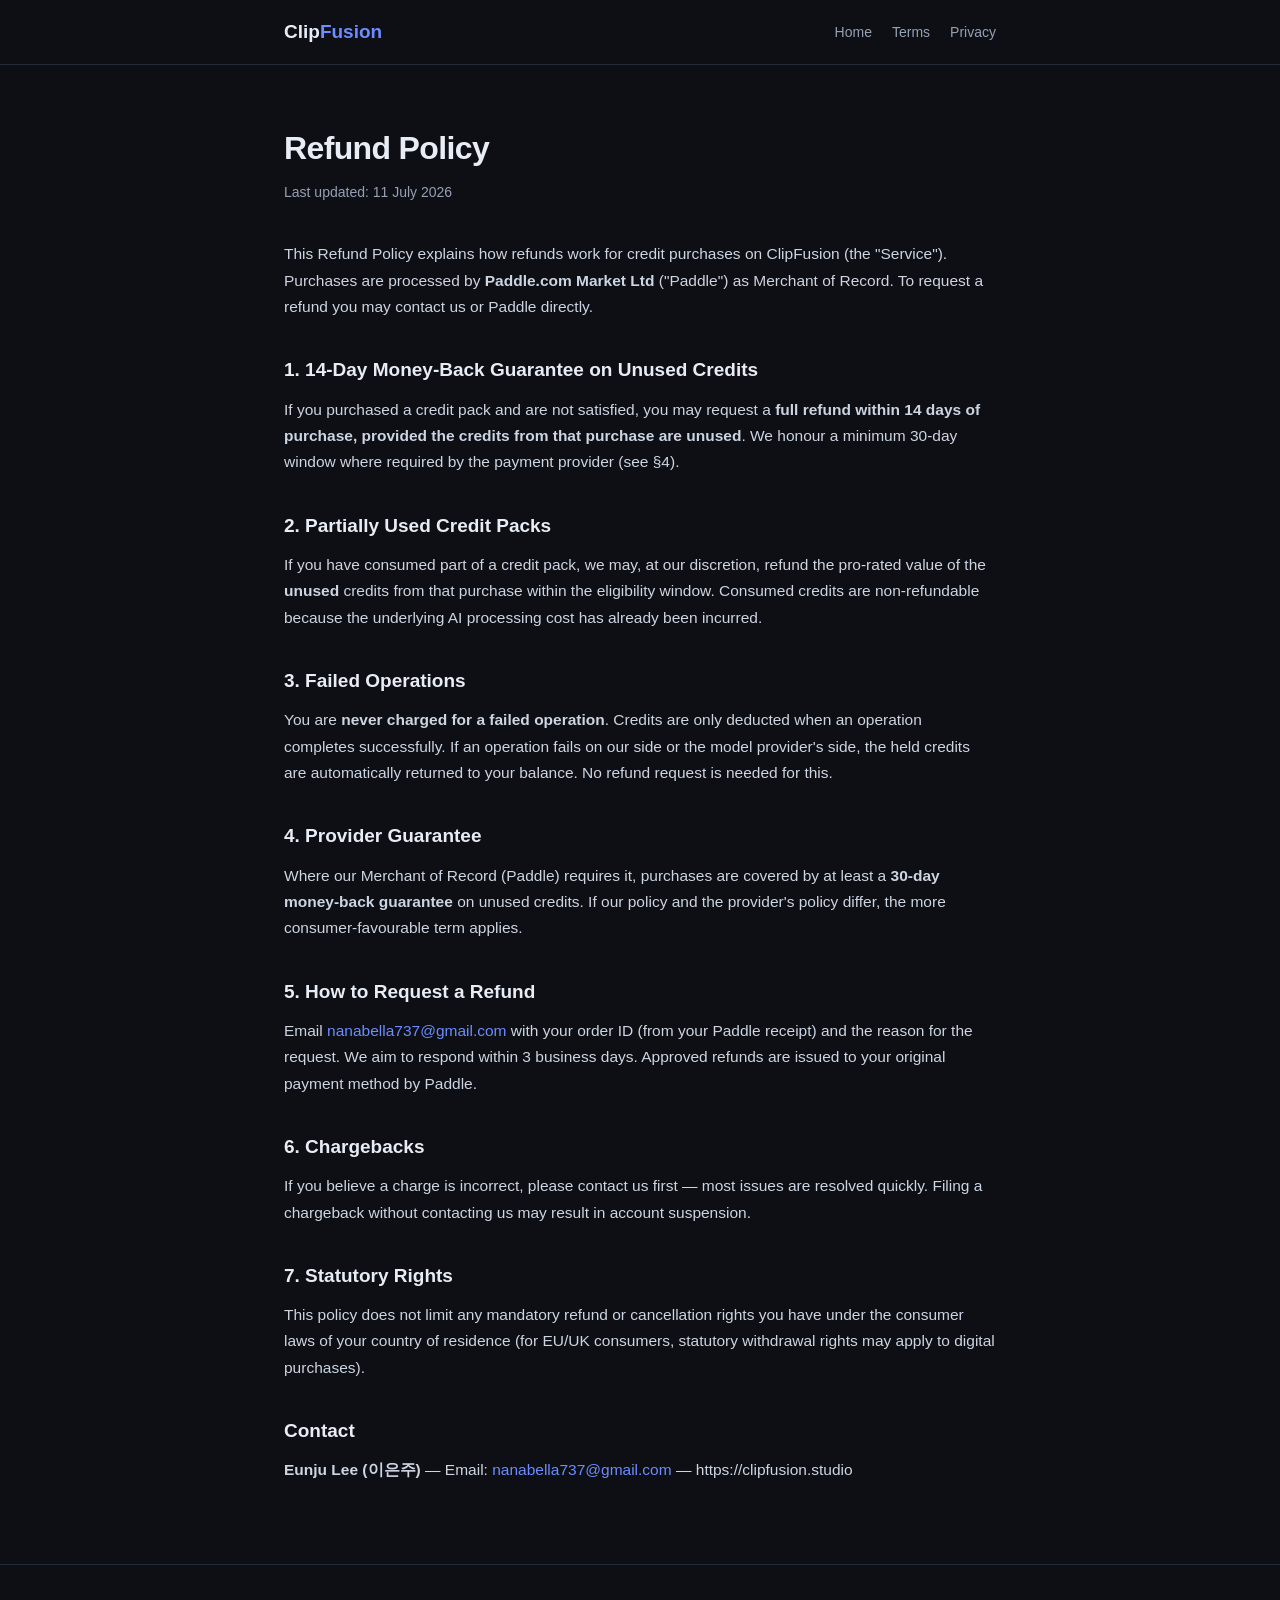
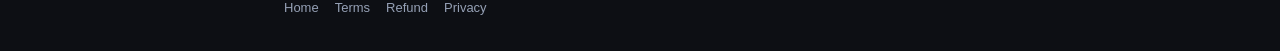
<file: refund.html>
<!doctype html>
<html lang="en">
<head>
<meta charset="utf-8">
<meta name="viewport" content="width=device-width, initial-scale=1">
<title>Refund Policy — ClipFusion</title>
  <link rel="icon" href="data:image/svg+xml,<svg xmlns=%22http://www.w3.org/2000/svg%22 viewBox=%220 0 100 100%22><text y=%22.9em%22 font-size=%2290%22>🎬</text></svg>">
<style>
  :root{--bg:#0d0f14;--panel:#151922;--line:#242a37;--tx:#e7ecf5;--mut:#95a0b5;--acc:#6c8cff}
  *{box-sizing:border-box;margin:0;padding:0}
  body{background:var(--bg);color:var(--tx);font:16px/1.7 -apple-system,BlinkMacSystemFont,"Segoe UI",Roboto,sans-serif}
  a{color:var(--acc);text-decoration:none}a:hover{text-decoration:underline}
  .wrap{max-width:760px;margin:0 auto;padding:0 24px}
  header{border-bottom:1px solid var(--line)}
  header .wrap{display:flex;align-items:center;justify-content:space-between;height:64px}
  .logo{font-weight:700;font-size:19px;color:var(--tx)}.logo b{color:var(--acc)}
  nav a{color:var(--mut);margin-left:20px;font-size:14px}
  article{padding:56px 0 80px}
  article h1{font-size:32px;letter-spacing:-.02em;margin-bottom:6px}
  .upd{color:var(--mut);font-size:14px;margin-bottom:36px}
  article h2{font-size:19px;margin:34px 0 10px}
  article p,article li{color:#cdd5e2;font-size:15.5px}
  footer{border-top:1px solid var(--line);padding:32px 0;color:var(--mut);font-size:13px}
  footer a{color:var(--mut);margin-right:16px}
</style>
</head>
<body>
<header><div class="wrap">
  <a class="logo" href="index.html">Clip<b>Fusion</b></a>
  <nav><a href="index.html">Home</a><a href="terms.html">Terms</a><a href="privacy.html">Privacy</a></nav>
</div></header>
<div class="wrap"><article>
  <h1>Refund Policy</h1>
  <div class="upd">Last updated: 11 July 2026</div>

  <p>This Refund Policy explains how refunds work for credit purchases on ClipFusion (the "Service"). Purchases are processed by <strong>Paddle.com Market Ltd</strong> ("Paddle") as Merchant of Record. To request a refund you may contact us or Paddle directly.</p>

  <h2>1. 14-Day Money-Back Guarantee on Unused Credits</h2>
  <p>If you purchased a credit pack and are not satisfied, you may request a <strong>full refund within 14 days of purchase, provided the credits from that purchase are unused</strong>. We honour a minimum 30-day window where required by the payment provider (see §4).</p>

  <h2>2. Partially Used Credit Packs</h2>
  <p>If you have consumed part of a credit pack, we may, at our discretion, refund the pro-rated value of the <strong>unused</strong> credits from that purchase within the eligibility window. Consumed credits are non-refundable because the underlying AI processing cost has already been incurred.</p>

  <h2>3. Failed Operations</h2>
  <p>You are <strong>never charged for a failed operation</strong>. Credits are only deducted when an operation completes successfully. If an operation fails on our side or the model provider's side, the held credits are automatically returned to your balance. No refund request is needed for this.</p>

  <h2>4. Provider Guarantee</h2>
  <p>Where our Merchant of Record (Paddle) requires it, purchases are covered by at least a <strong>30-day money-back guarantee</strong> on unused credits. If our policy and the provider's policy differ, the more consumer-favourable term applies.</p>

  <h2>5. How to Request a Refund</h2>
  <p>Email <a href="mailto:nanabella737@gmail.com">nanabella737@gmail.com</a> with your order ID (from your Paddle receipt) and the reason for the request. We aim to respond within 3 business days. Approved refunds are issued to your original payment method by Paddle.</p>

  <h2>6. Chargebacks</h2>
  <p>If you believe a charge is incorrect, please contact us first — most issues are resolved quickly. Filing a chargeback without contacting us may result in account suspension.</p>

  <h2>7. Statutory Rights</h2>
  <p>This policy does not limit any mandatory refund or cancellation rights you have under the consumer laws of your country of residence (for EU/UK consumers, statutory withdrawal rights may apply to digital purchases).</p>

  <h2>Contact</h2>
  <p><strong>Eunju Lee (이은주)</strong> — Email: <a href="mailto:nanabella737@gmail.com">nanabella737@gmail.com</a> — https://clipfusion.studio</p>
</article></div>
<footer><div class="wrap">
  <a href="index.html">Home</a><a href="terms.html">Terms</a><a href="refund.html">Refund</a><a href="privacy.html">Privacy</a>
</div></footer>
</body>
</html>
</file>
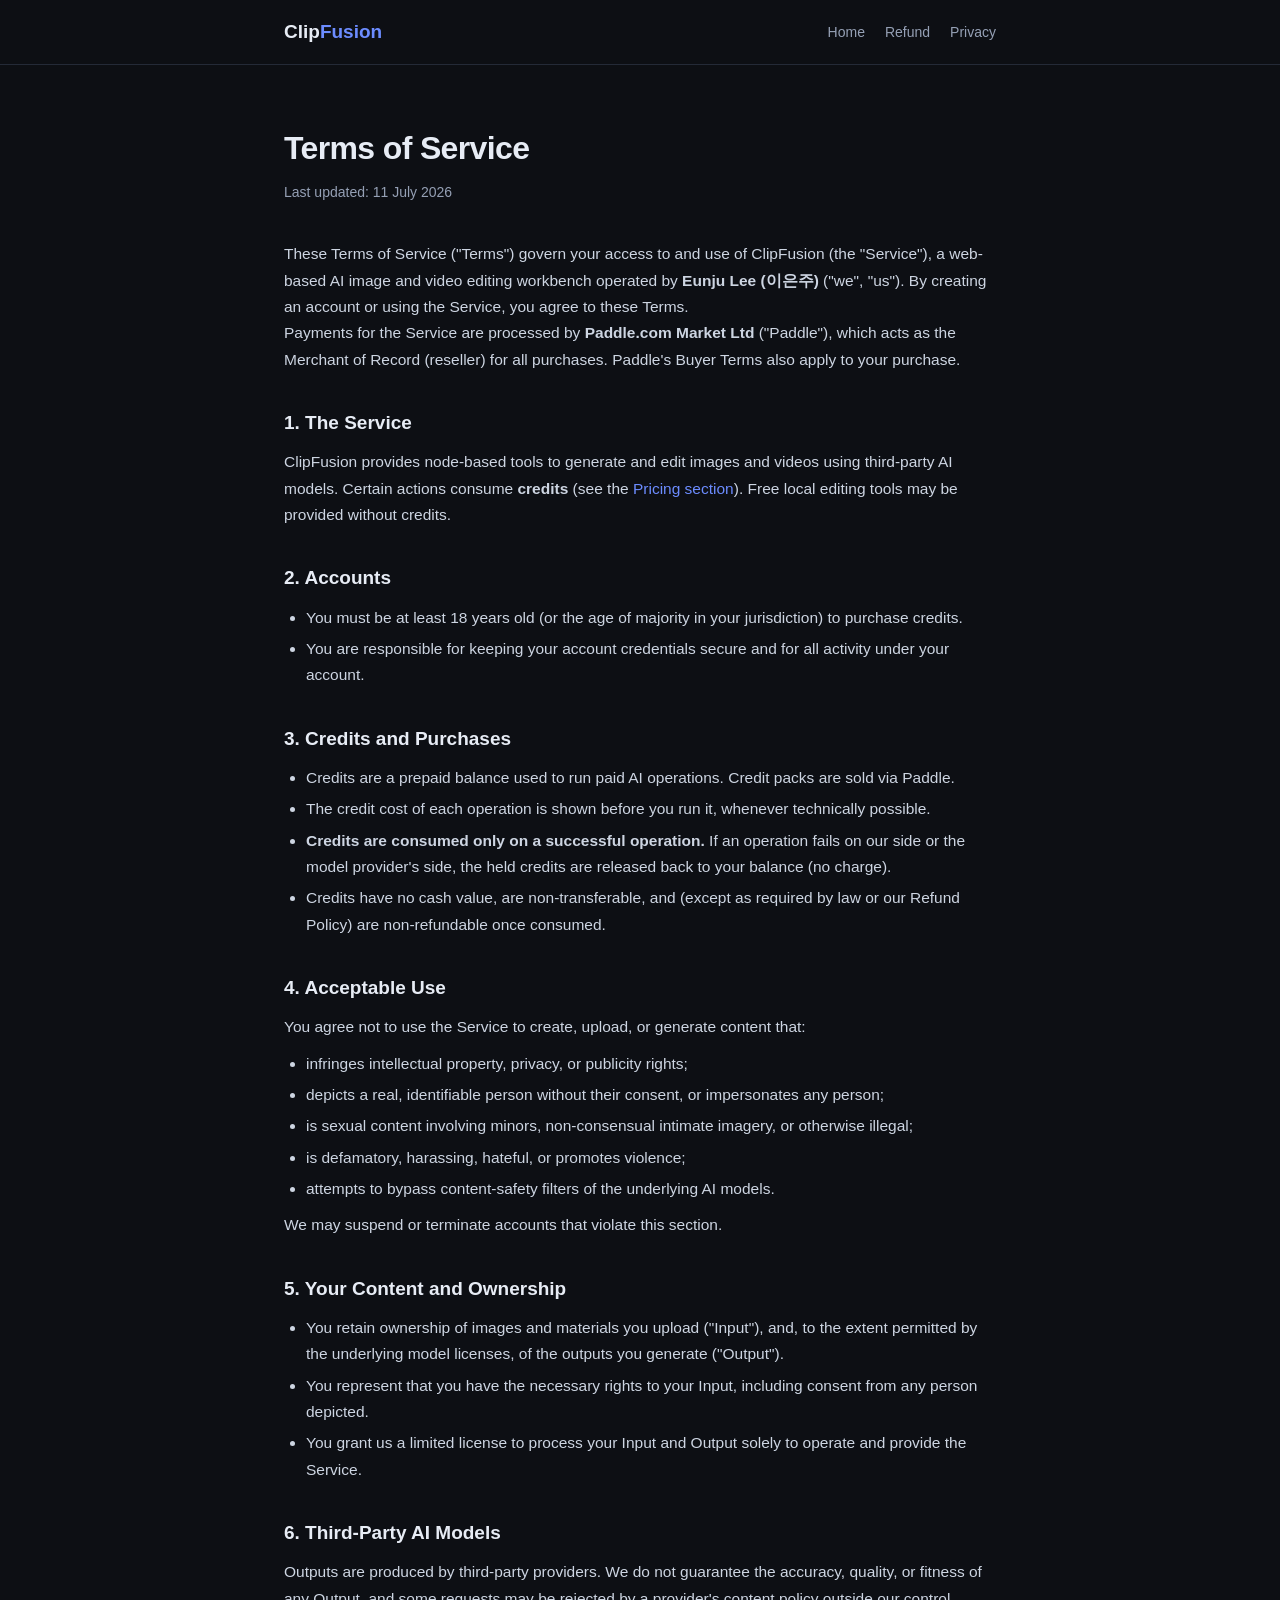
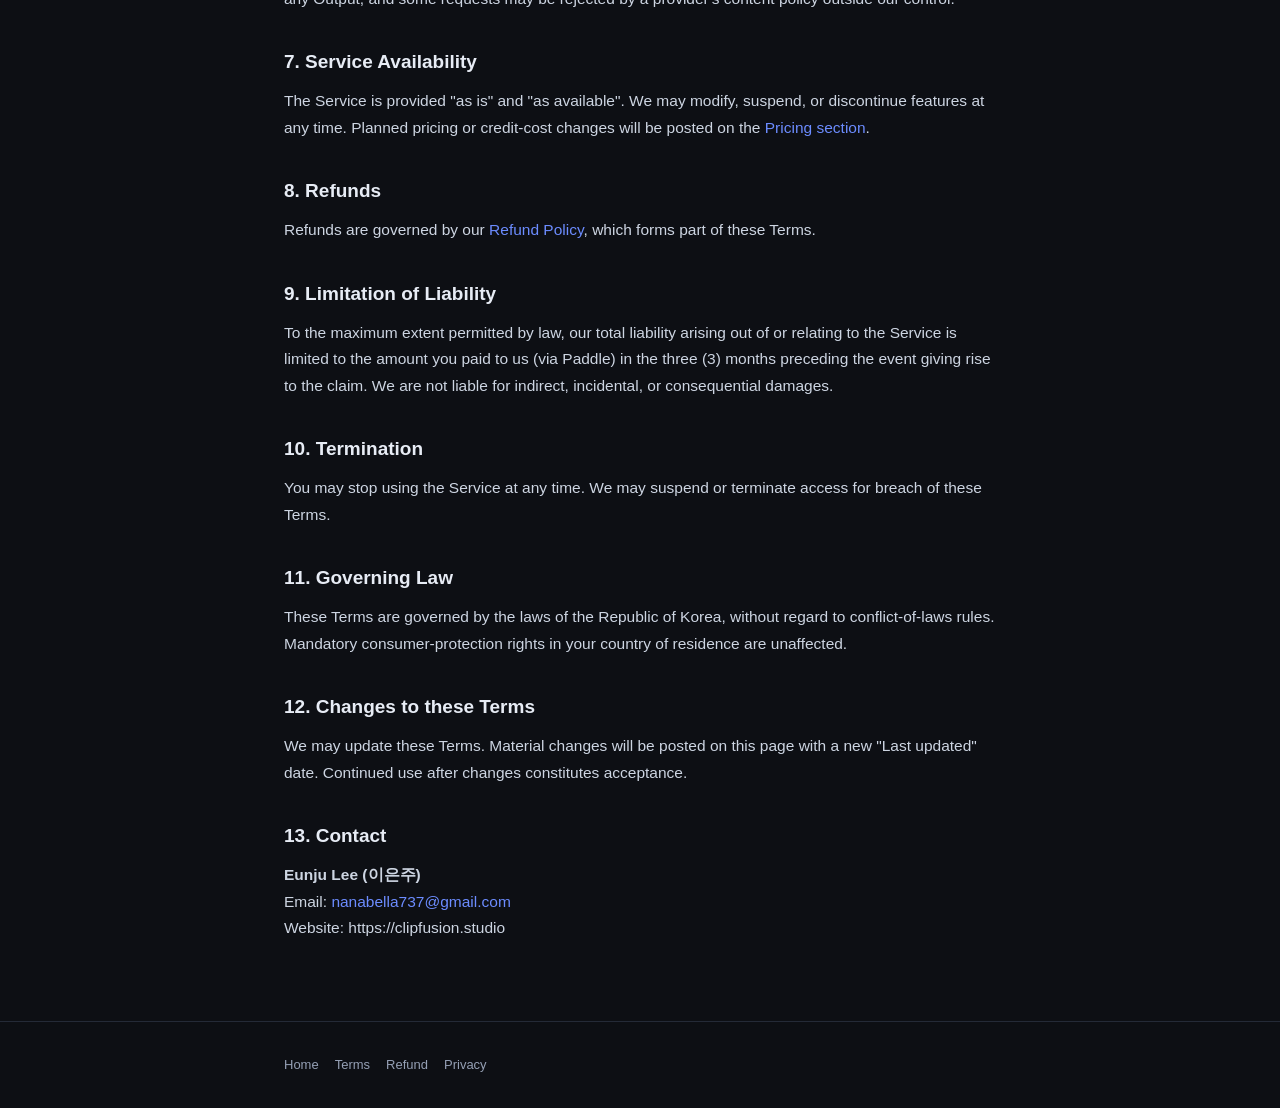
<file: terms.html>
<!doctype html>
<html lang="en">
<head>
<meta charset="utf-8">
<meta name="viewport" content="width=device-width, initial-scale=1">
<title>Terms of Service — ClipFusion</title>
  <link rel="icon" href="data:image/svg+xml,<svg xmlns=%22http://www.w3.org/2000/svg%22 viewBox=%220 0 100 100%22><text y=%22.9em%22 font-size=%2290%22>🎬</text></svg>">
<style>
  :root{--bg:#0d0f14;--panel:#151922;--line:#242a37;--tx:#e7ecf5;--mut:#95a0b5;--acc:#6c8cff;--acc2:#9a6cff}
  *{box-sizing:border-box;margin:0;padding:0}
  body{background:var(--bg);color:var(--tx);font:16px/1.7 -apple-system,BlinkMacSystemFont,"Segoe UI",Roboto,sans-serif}
  a{color:var(--acc);text-decoration:none}a:hover{text-decoration:underline}
  .wrap{max-width:760px;margin:0 auto;padding:0 24px}
  header{border-bottom:1px solid var(--line)}
  header .wrap{display:flex;align-items:center;justify-content:space-between;height:64px}
  .logo{font-weight:700;font-size:19px;color:var(--tx)}.logo b{color:var(--acc)}
  nav a{color:var(--mut);margin-left:20px;font-size:14px}
  article{padding:56px 0 80px}
  article h1{font-size:32px;letter-spacing:-.02em;margin-bottom:6px}
  .upd{color:var(--mut);font-size:14px;margin-bottom:36px}
  article h2{font-size:19px;margin:34px 0 10px}
  article p,article li{color:#cdd5e2;font-size:15.5px}
  article ul{margin:10px 0 10px 22px}article li{margin:5px 0}
  footer{border-top:1px solid var(--line);padding:32px 0;color:var(--mut);font-size:13px}
  footer a{color:var(--mut);margin-right:16px}
</style>
</head>
<body>
<header><div class="wrap">
  <a class="logo" href="index.html">Clip<b>Fusion</b></a>
  <nav><a href="index.html">Home</a><a href="refund.html">Refund</a><a href="privacy.html">Privacy</a></nav>
</div></header>
<div class="wrap"><article>
  <h1>Terms of Service</h1>
  <div class="upd">Last updated: 11 July 2026</div>

  <p>These Terms of Service ("Terms") govern your access to and use of ClipFusion (the "Service"), a web-based AI image and video editing workbench operated by <strong>Eunju Lee (이은주)</strong> ("we", "us"). By creating an account or using the Service, you agree to these Terms.</p>
  <p>Payments for the Service are processed by <strong>Paddle.com Market Ltd</strong> ("Paddle"), which acts as the Merchant of Record (reseller) for all purchases. Paddle's Buyer Terms also apply to your purchase.</p>

  <h2>1. The Service</h2>
  <p>ClipFusion provides node-based tools to generate and edit images and videos using third-party AI models. Certain actions consume <strong>credits</strong> (see the <a href="index.html#pricing">Pricing section</a>). Free local editing tools may be provided without credits.</p>

  <h2>2. Accounts</h2>
  <ul>
    <li>You must be at least 18 years old (or the age of majority in your jurisdiction) to purchase credits.</li>
    <li>You are responsible for keeping your account credentials secure and for all activity under your account.</li>
  </ul>

  <h2>3. Credits and Purchases</h2>
  <ul>
    <li>Credits are a prepaid balance used to run paid AI operations. Credit packs are sold via Paddle.</li>
    <li>The credit cost of each operation is shown before you run it, whenever technically possible.</li>
    <li><strong>Credits are consumed only on a successful operation.</strong> If an operation fails on our side or the model provider's side, the held credits are released back to your balance (no charge).</li>
    <li>Credits have no cash value, are non-transferable, and (except as required by law or our Refund Policy) are non-refundable once consumed.</li>
  </ul>

  <h2>4. Acceptable Use</h2>
  <p>You agree not to use the Service to create, upload, or generate content that:</p>
  <ul>
    <li>infringes intellectual property, privacy, or publicity rights;</li>
    <li>depicts a real, identifiable person without their consent, or impersonates any person;</li>
    <li>is sexual content involving minors, non-consensual intimate imagery, or otherwise illegal;</li>
    <li>is defamatory, harassing, hateful, or promotes violence;</li>
    <li>attempts to bypass content-safety filters of the underlying AI models.</li>
  </ul>
  <p>We may suspend or terminate accounts that violate this section.</p>

  <h2>5. Your Content and Ownership</h2>
  <ul>
    <li>You retain ownership of images and materials you upload ("Input"), and, to the extent permitted by the underlying model licenses, of the outputs you generate ("Output").</li>
    <li>You represent that you have the necessary rights to your Input, including consent from any person depicted.</li>
    <li>You grant us a limited license to process your Input and Output solely to operate and provide the Service.</li>
  </ul>

  <h2>6. Third-Party AI Models</h2>
  <p>Outputs are produced by third-party providers. We do not guarantee the accuracy, quality, or fitness of any Output, and some requests may be rejected by a provider's content policy outside our control.</p>

  <h2>7. Service Availability</h2>
  <p>The Service is provided "as is" and "as available". We may modify, suspend, or discontinue features at any time. Planned pricing or credit-cost changes will be posted on the <a href="index.html#pricing">Pricing section</a>.</p>

  <h2>8. Refunds</h2>
  <p>Refunds are governed by our <a href="refund.html">Refund Policy</a>, which forms part of these Terms.</p>

  <h2>9. Limitation of Liability</h2>
  <p>To the maximum extent permitted by law, our total liability arising out of or relating to the Service is limited to the amount you paid to us (via Paddle) in the three (3) months preceding the event giving rise to the claim. We are not liable for indirect, incidental, or consequential damages.</p>

  <h2>10. Termination</h2>
  <p>You may stop using the Service at any time. We may suspend or terminate access for breach of these Terms.</p>

  <h2>11. Governing Law</h2>
  <p>These Terms are governed by the laws of the Republic of Korea, without regard to conflict-of-laws rules. Mandatory consumer-protection rights in your country of residence are unaffected.</p>

  <h2>12. Changes to these Terms</h2>
  <p>We may update these Terms. Material changes will be posted on this page with a new "Last updated" date. Continued use after changes constitutes acceptance.</p>

  <h2>13. Contact</h2>
  <p><strong>Eunju Lee (이은주)</strong><br>Email: <a href="mailto:nanabella737@gmail.com">nanabella737@gmail.com</a><br>Website: https://clipfusion.studio</p>
</article></div>
<footer><div class="wrap">
  <a href="index.html">Home</a><a href="terms.html">Terms</a><a href="refund.html">Refund</a><a href="privacy.html">Privacy</a>
</div></footer>
</body>
</html>
</file>
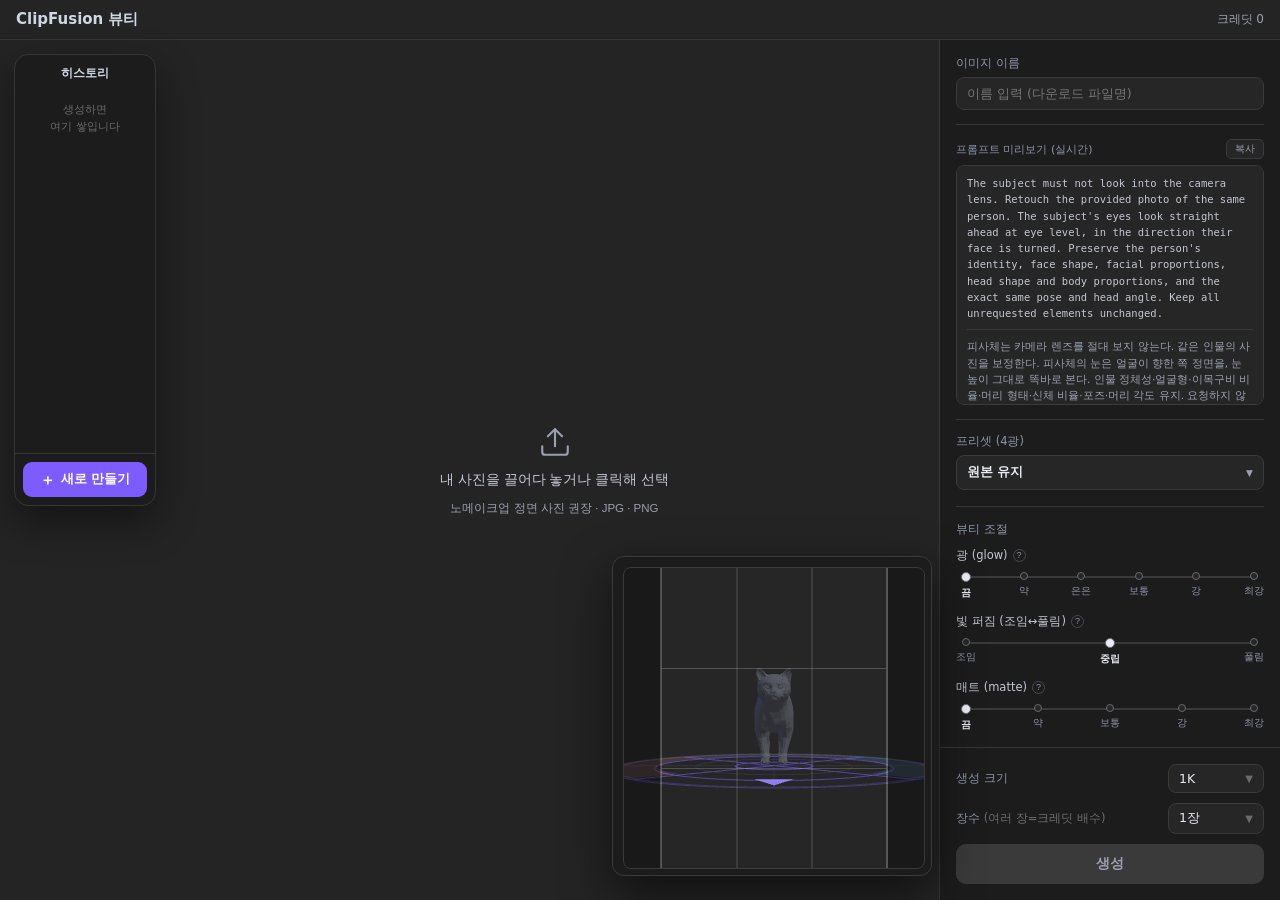
<file: app/beauty.html>
<!doctype html>
<!-- ClipFusion 뷰티 메이크오버 — 노드 앱(index.html)·업스케일(upscale.html)과 별개의 단독 페이지 진입 HTML -->
<html lang="ko">
  <head>
    <meta charset="UTF-8" />
    <meta name="viewport" content="width=device-width, initial-scale=1.0" />
    <title>ClipFusion 뷰티</title>
    <link rel="icon" href="data:image/svg+xml,<svg xmlns=%22http://www.w3.org/2000/svg%22 viewBox=%220 0 100 100%22><text y=%22.9em%22 font-size=%2290%22>✨</text></svg>">
    <!-- 테마 토큰은 beauty-main.tsx가 import 하는 theme.css에서 온다(캔버스와 동일 팔레트). -->
    <script type="module" crossorigin src="/app/assets/beauty-BHmTJT4C.js"></script>
    <link rel="modulepreload" crossorigin href="/app/assets/fal-DuhxuGT7.js">
    <link rel="modulepreload" crossorigin href="/app/assets/panelUi-DRaSeKt5.js">
    <link rel="modulepreload" crossorigin href="/app/assets/historyStore-DJsVISet.js">
    <link rel="modulepreload" crossorigin href="/app/assets/engines-B0yoEGA-.js">
    <link rel="modulepreload" crossorigin href="/app/assets/CompareSlide-DW8BQj4w.js">
    <link rel="modulepreload" crossorigin href="/app/assets/scrapeUrl-DYBzoiC1.js">
    <link rel="modulepreload" crossorigin href="/app/assets/beautyCore-pfQmD05P.js">
    <link rel="stylesheet" crossorigin href="/app/assets/theme-B5INxVd7.css">
  </head>
  <body>
    <div id="root"></div>
  </body>
</html>
</file>
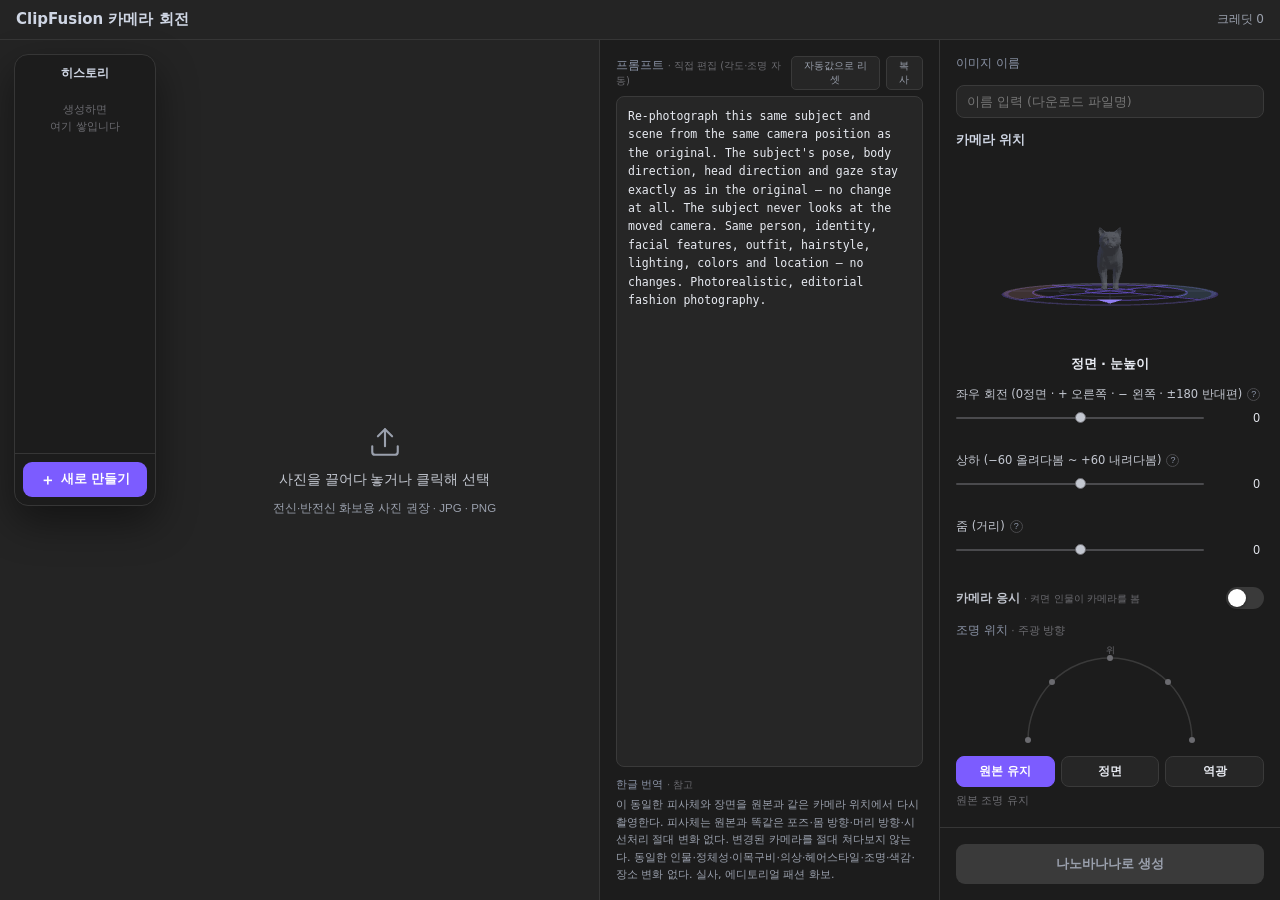
<file: app/cameratest.html>
<!doctype html>
<!-- ClipFusion 나노바나나 카메라 시점 테스트 — 뷰티(beauty.html)·노드(index.html)와 별개의 단독 페이지 진입 HTML -->
<html lang="ko">
  <head>
    <meta charset="UTF-8" />
    <meta name="viewport" content="width=device-width, initial-scale=1.0" />
    <title>카메라 회전 · Nano Banana Pro</title>
    <link rel="icon" href="data:image/svg+xml,<svg xmlns=%22http://www.w3.org/2000/svg%22 viewBox=%220 0 100 100%22><text y=%22.9em%22 font-size=%2290%22>🍌</text></svg>">
    <script type="module" crossorigin src="/app/assets/cameratest-gIoP2b6f.js"></script>
    <link rel="modulepreload" crossorigin href="/app/assets/fal-DuhxuGT7.js">
    <link rel="modulepreload" crossorigin href="/app/assets/engines-B0yoEGA-.js">
    <link rel="modulepreload" crossorigin href="/app/assets/CompareSlide-DW8BQj4w.js">
    <link rel="modulepreload" crossorigin href="/app/assets/panelUi-DRaSeKt5.js">
    <link rel="modulepreload" crossorigin href="/app/assets/historyStore-DJsVISet.js">
    <link rel="stylesheet" crossorigin href="/app/assets/theme-B5INxVd7.css">
  </head>
  <body>
    <div id="root"></div>
  </body>
</html>
</file>
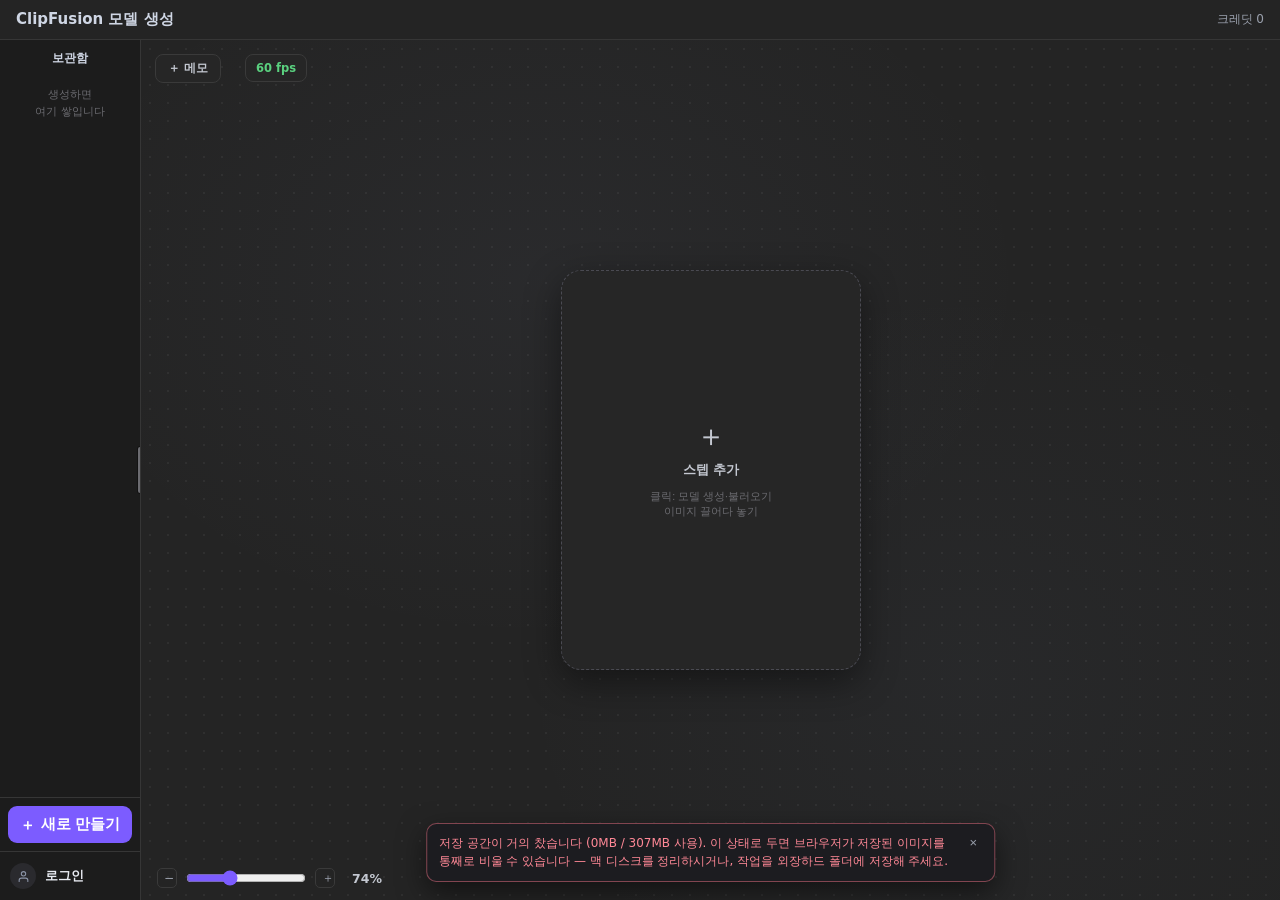
<file: app/model.html>
<!doctype html>
<!-- ClipFusion 뷰티 메이크오버 — 노드 앱(index.html)·업스케일(upscale.html)과 별개의 단독 페이지 진입 HTML -->
<html lang="ko">
  <head>
    <meta charset="UTF-8" />
    <meta name="viewport" content="width=device-width, initial-scale=1.0" />
    <title>ClipFusion 뷰티</title>
    <link rel="icon" href="data:image/svg+xml,<svg xmlns=%22http://www.w3.org/2000/svg%22 viewBox=%220 0 100 100%22><text y=%22.9em%22 font-size=%2290%22>✨</text></svg>">
    <!-- 테마 토큰은 beauty-main.tsx가 import 하는 theme.css에서 온다(캔버스와 동일 팔레트). -->
    <script type="module" crossorigin src="/app/assets/model-DG42SkMR.js"></script>
    <link rel="modulepreload" crossorigin href="/app/assets/fal-DuhxuGT7.js">
    <link rel="modulepreload" crossorigin href="/app/assets/engines-B0yoEGA-.js">
    <link rel="modulepreload" crossorigin href="/app/assets/panelUi-DRaSeKt5.js">
    <link rel="modulepreload" crossorigin href="/app/assets/color-CvTu4d9w.js">
    <link rel="modulepreload" crossorigin href="/app/assets/MaskEditor-D07tkXlS.js">
    <link rel="modulepreload" crossorigin href="/app/assets/CompareSlide-DW8BQj4w.js">
    <link rel="modulepreload" crossorigin href="/app/assets/AccountFooter-CW2sk72l.js">
    <link rel="modulepreload" crossorigin href="/app/assets/historyStore-DJsVISet.js">
    <link rel="modulepreload" crossorigin href="/app/assets/scrapeUrl-DYBzoiC1.js">
    <link rel="modulepreload" crossorigin href="/app/assets/beautyCore-pfQmD05P.js">
    <link rel="stylesheet" crossorigin href="/app/assets/AccountFooter-B2Kz5wtG.css">
    <link rel="stylesheet" crossorigin href="/app/assets/theme-B5INxVd7.css">
  </head>
  <body>
    <div id="root"></div>
  </body>
</html>
</file>
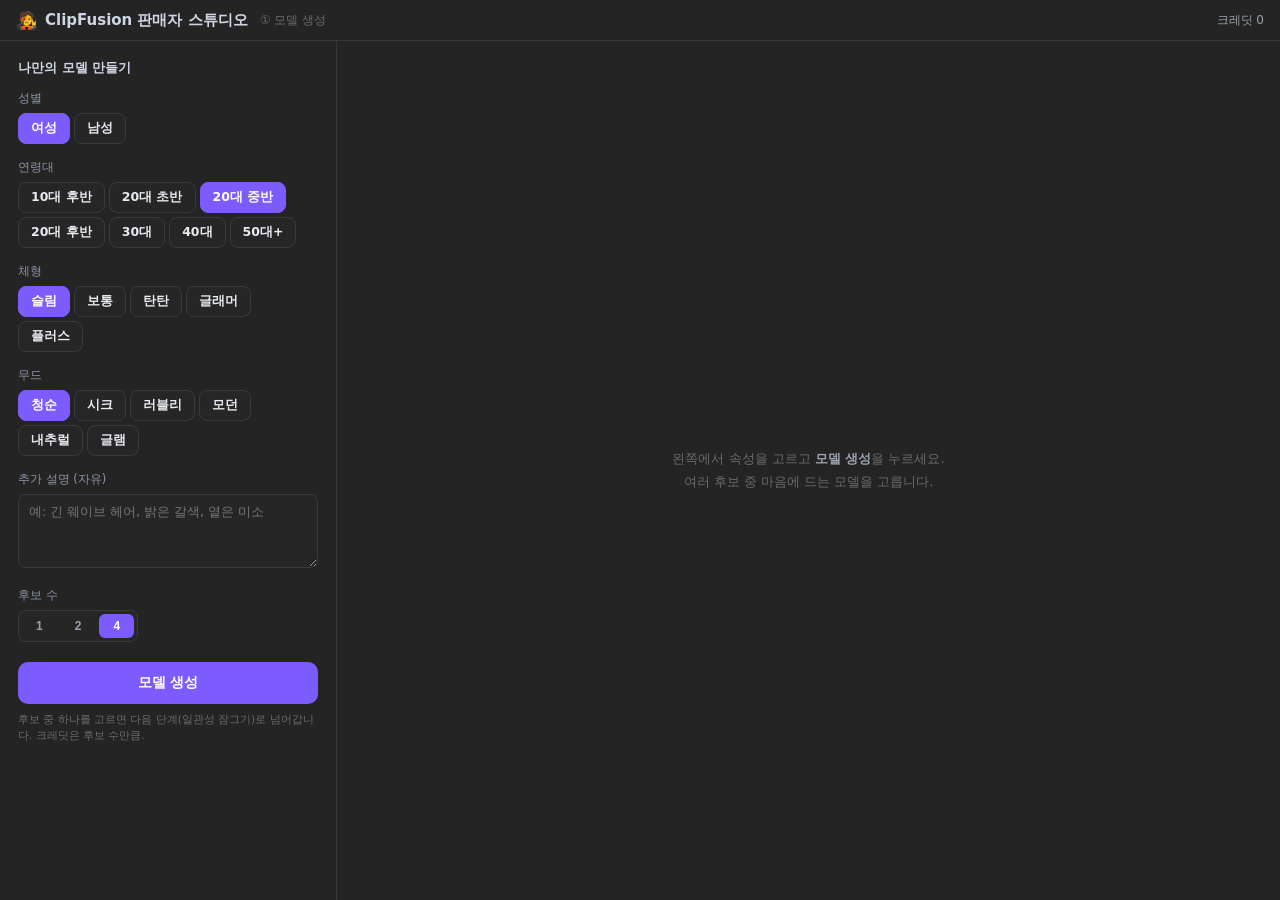
<file: app/seller.html>
<!doctype html>
<!-- ClipFusion 판매자 스튜디오 — 노드 앱(index.html)·업스케일(upscale.html)·뷰티(beauty.html)와 별개의 단독 페이지 진입 HTML.
     판매 목적(모델 생성 → 일관성 → 제품 피팅 화보). 노드 캔버스는 내부 엔진(비공개), 이 페이지가 판매자용 간소 surface. -->
<html lang="ko">
  <head>
    <meta charset="UTF-8" />
    <meta name="viewport" content="width=device-width, initial-scale=1.0" />
    <title>ClipFusion 판매자 스튜디오</title>
    <link rel="icon" href="data:image/svg+xml,<svg xmlns=%22http://www.w3.org/2000/svg%22 viewBox=%220 0 100 100%22><text y=%22.9em%22 font-size=%2290%22>🧑‍🎤</text></svg>">
    <!-- 테마 토큰은 seller-main.tsx가 import 하는 theme.css에서 온다(캔버스와 동일 팔레트). -->
    <script type="module" crossorigin src="/app/assets/seller-CGHLKqJq.js"></script>
    <link rel="modulepreload" crossorigin href="/app/assets/fal-DuhxuGT7.js">
    <link rel="modulepreload" crossorigin href="/app/assets/engines-B0yoEGA-.js">
    <link rel="stylesheet" crossorigin href="/app/assets/theme-B5INxVd7.css">
  </head>
  <body>
    <div id="root"></div>
  </body>
</html>
</file>
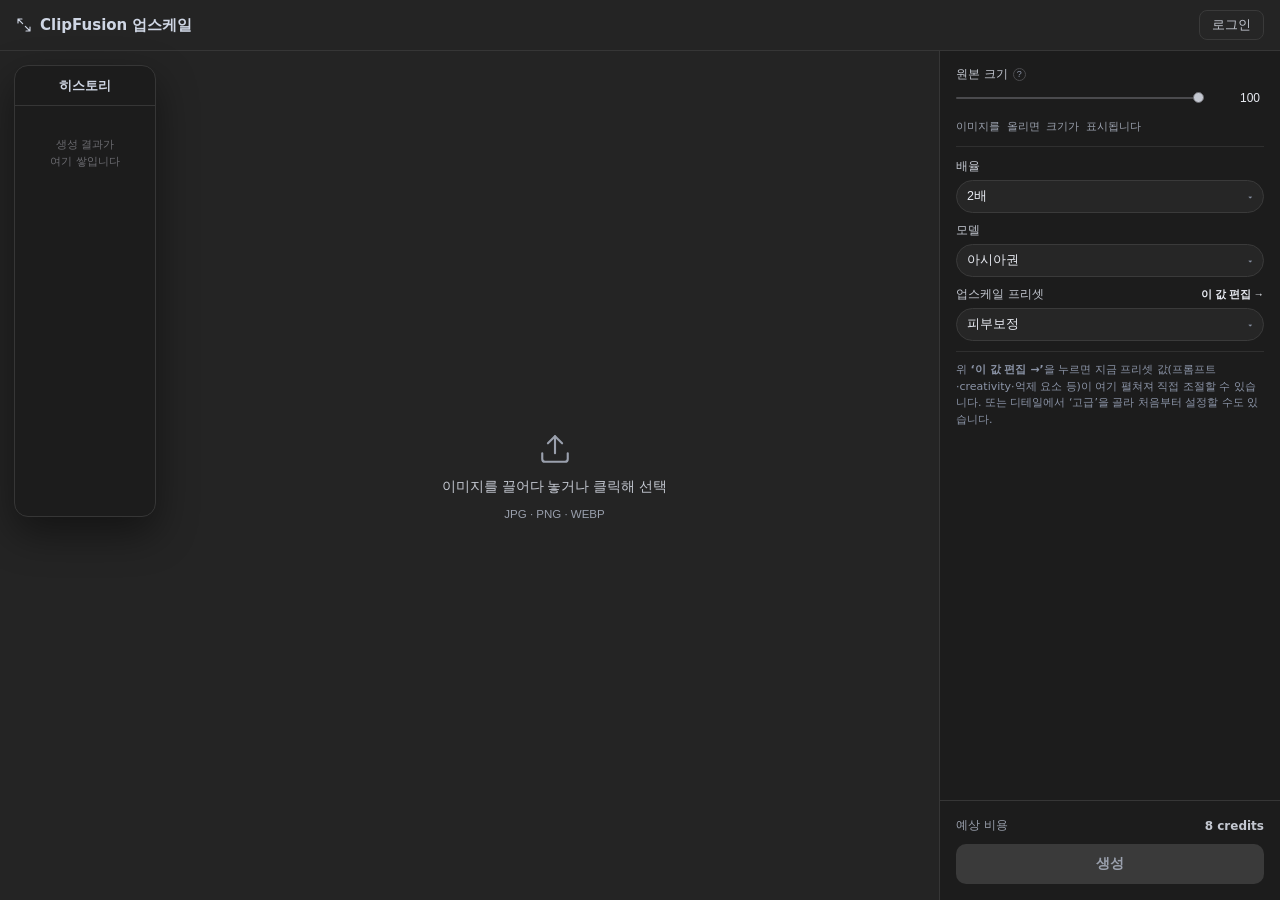
<file: app/upscale.html>
<!doctype html>
<!-- ClipFusion 업스케일 — 노드 앱(index.html)과 별개의 단독 페이지 진입 HTML -->
<html lang="ko">
  <head>
    <meta charset="UTF-8" />
    <meta name="viewport" content="width=device-width, initial-scale=1.0" />
    <title>ClipFusion 업스케일</title>
    <link rel="icon" href="data:image/svg+xml,<svg xmlns=%22http://www.w3.org/2000/svg%22 viewBox=%220 0 100 100%22><text y=%22.9em%22 font-size=%2290%22>🔍</text></svg>">
    <!-- 테마 토큰은 upscale-main.tsx가 import 하는 theme.css에서 온다(캔버스와 동일 팔레트). -->
    <script type="module" crossorigin src="/app/assets/upscale-T8rrOoGS.js"></script>
    <link rel="modulepreload" crossorigin href="/app/assets/fal-DuhxuGT7.js">
    <link rel="modulepreload" crossorigin href="/app/assets/panelUi-DRaSeKt5.js">
    <link rel="modulepreload" crossorigin href="/app/assets/color-CvTu4d9w.js">
    <link rel="modulepreload" crossorigin href="/app/assets/UpscalePanel-C4Pqmmgh.js">
    <link rel="modulepreload" crossorigin href="/app/assets/MaskEditor-D07tkXlS.js">
    <link rel="modulepreload" crossorigin href="/app/assets/historyStore-DJsVISet.js">
    <link rel="stylesheet" crossorigin href="/app/assets/theme-B5INxVd7.css">
  </head>
  <body>
    <div id="root"></div>
  </body>
</html>
</file>
<file: app/assets/AccountFooter-B2Kz5wtG.css>
.react-flow{direction:ltr;--xy-edge-stroke-default: #b1b1b7;--xy-edge-stroke-width-default: 1;--xy-edge-stroke-selected-default: #555;--xy-connectionline-stroke-default: #b1b1b7;--xy-connectionline-stroke-width-default: 1;--xy-attribution-background-color-default: rgba(255, 255, 255, .5);--xy-minimap-background-color-default: #fff;--xy-minimap-mask-background-color-default: rgb(240, 240, 240, .6);--xy-minimap-mask-stroke-color-default: transparent;--xy-minimap-mask-stroke-width-default: 1;--xy-minimap-node-background-color-default: #e2e2e2;--xy-minimap-node-stroke-color-default: transparent;--xy-minimap-node-stroke-width-default: 2;--xy-background-color-default: transparent;--xy-background-pattern-dots-color-default: #91919a;--xy-background-pattern-lines-color-default: #eee;--xy-background-pattern-cross-color-default: #e2e2e2;background-color:var(--xy-background-color, var(--xy-background-color-default));--xy-node-color-default: inherit;--xy-node-border-default: 1px solid #1a192b;--xy-node-background-color-default: #fff;--xy-node-group-background-color-default: rgba(240, 240, 240, .25);--xy-node-boxshadow-hover-default: 0 1px 4px 1px rgba(0, 0, 0, .08);--xy-node-boxshadow-selected-default: 0 0 0 .5px #1a192b;--xy-node-border-radius-default: 3px;--xy-handle-background-color-default: #1a192b;--xy-handle-border-color-default: #fff;--xy-selection-background-color-default: rgba(0, 89, 220, .08);--xy-selection-border-default: 1px dotted rgba(0, 89, 220, .8);--xy-controls-button-background-color-default: #fefefe;--xy-controls-button-background-color-hover-default: #f4f4f4;--xy-controls-button-color-default: inherit;--xy-controls-button-color-hover-default: inherit;--xy-controls-button-border-color-default: #eee;--xy-controls-box-shadow-default: 0 0 2px 1px rgba(0, 0, 0, .08);--xy-edge-label-background-color-default: #ffffff;--xy-edge-label-color-default: inherit;--xy-resize-background-color-default: #3367d9}.react-flow.dark{--xy-edge-stroke-default: #3e3e3e;--xy-edge-stroke-width-default: 1;--xy-edge-stroke-selected-default: #727272;--xy-connectionline-stroke-default: #b1b1b7;--xy-connectionline-stroke-width-default: 1;--xy-attribution-background-color-default: rgba(150, 150, 150, .25);--xy-minimap-background-color-default: #141414;--xy-minimap-mask-background-color-default: rgb(60, 60, 60, .6);--xy-minimap-mask-stroke-color-default: transparent;--xy-minimap-mask-stroke-width-default: 1;--xy-minimap-node-background-color-default: #2b2b2b;--xy-minimap-node-stroke-color-default: transparent;--xy-minimap-node-stroke-width-default: 2;--xy-background-color-default: #141414;--xy-background-pattern-dots-color-default: #777;--xy-background-pattern-lines-color-default: #777;--xy-background-pattern-cross-color-default: #777;--xy-node-color-default: #f8f8f8;--xy-node-border-default: 1px solid #3c3c3c;--xy-node-background-color-default: #1e1e1e;--xy-node-group-background-color-default: rgba(240, 240, 240, .25);--xy-node-boxshadow-hover-default: 0 1px 4px 1px rgba(255, 255, 255, .08);--xy-node-boxshadow-selected-default: 0 0 0 .5px #999;--xy-handle-background-color-default: #bebebe;--xy-handle-border-color-default: #1e1e1e;--xy-selection-background-color-default: rgba(200, 200, 220, .08);--xy-selection-border-default: 1px dotted rgba(200, 200, 220, .8);--xy-controls-button-background-color-default: #2b2b2b;--xy-controls-button-background-color-hover-default: #3e3e3e;--xy-controls-button-color-default: #f8f8f8;--xy-controls-button-color-hover-default: #fff;--xy-controls-button-border-color-default: #5b5b5b;--xy-controls-box-shadow-default: 0 0 2px 1px rgba(0, 0, 0, .08);--xy-edge-label-background-color-default: #141414;--xy-edge-label-color-default: #f8f8f8}.react-flow__background{background-color:var(--xy-background-color, var(--xy-background-color-props, var(--xy-background-color-default)));pointer-events:none;z-index:-1}.react-flow__container{position:absolute;width:100%;height:100%;top:0;left:0}.react-flow__pane{z-index:1}.react-flow__pane.draggable{cursor:grab}.react-flow__pane.dragging{cursor:grabbing}.react-flow__pane.selection{cursor:pointer}.react-flow__viewport{transform-origin:0 0;z-index:2;pointer-events:none}.react-flow__renderer{z-index:4}.react-flow__selection{z-index:6}.react-flow__nodesselection-rect:focus,.react-flow__nodesselection-rect:focus-visible{outline:none}.react-flow__edge-path{stroke:var(--xy-edge-stroke, var(--xy-edge-stroke-default));stroke-width:var(--xy-edge-stroke-width, var(--xy-edge-stroke-width-default));fill:none}.react-flow__connection-path{stroke:var(--xy-connectionline-stroke, var(--xy-connectionline-stroke-default));stroke-width:var(--xy-connectionline-stroke-width, var(--xy-connectionline-stroke-width-default));fill:none}.react-flow .react-flow__edges{position:absolute}.react-flow .react-flow__edges svg{overflow:visible;position:absolute;pointer-events:none}.react-flow__edge{pointer-events:visibleStroke}.react-flow__edge.selectable{cursor:pointer}.react-flow__edge.animated path{stroke-dasharray:5;animation:dashdraw .5s linear infinite}.react-flow__edge.animated path.react-flow__edge-interaction{stroke-dasharray:none;animation:none}.react-flow__edge.inactive{pointer-events:none}.react-flow__edge.selected,.react-flow__edge:focus,.react-flow__edge:focus-visible{outline:none}.react-flow__edge.selected .react-flow__edge-path,.react-flow__edge.selectable:focus .react-flow__edge-path,.react-flow__edge.selectable:focus-visible .react-flow__edge-path{stroke:var(--xy-edge-stroke-selected, var(--xy-edge-stroke-selected-default))}.react-flow__edge-textwrapper{pointer-events:all}.react-flow__edge .react-flow__edge-text{pointer-events:none;-webkit-user-select:none;-moz-user-select:none;user-select:none}.react-flow__connection{pointer-events:none}.react-flow__connection .animated{stroke-dasharray:5;animation:dashdraw .5s linear infinite}svg.react-flow__connectionline{z-index:1001;overflow:visible;position:absolute}.react-flow__nodes{pointer-events:none;transform-origin:0 0}.react-flow__node{position:absolute;-webkit-user-select:none;-moz-user-select:none;user-select:none;pointer-events:all;transform-origin:0 0;box-sizing:border-box;cursor:default}.react-flow__node.selectable{cursor:pointer}.react-flow__node.draggable{cursor:grab;pointer-events:all}.react-flow__node.draggable.dragging{cursor:grabbing}.react-flow__nodesselection{z-index:3;transform-origin:left top;pointer-events:none}.react-flow__nodesselection-rect{position:absolute;pointer-events:all;cursor:grab}.react-flow__handle{position:absolute;pointer-events:none;min-width:5px;min-height:5px;width:6px;height:6px;background-color:var(--xy-handle-background-color, var(--xy-handle-background-color-default));border:1px solid var(--xy-handle-border-color, var(--xy-handle-border-color-default));border-radius:100%}.react-flow__handle.connectingfrom{pointer-events:all}.react-flow__handle.connectionindicator{pointer-events:all;cursor:crosshair}.react-flow__handle-bottom{top:auto;left:50%;bottom:0;transform:translate(-50%,50%)}.react-flow__handle-top{top:0;left:50%;transform:translate(-50%,-50%)}.react-flow__handle-left{top:50%;left:0;transform:translate(-50%,-50%)}.react-flow__handle-right{top:50%;right:0;transform:translate(50%,-50%)}.react-flow__edgeupdater{cursor:move;pointer-events:all}.react-flow__panel{position:absolute;z-index:5;margin:15px}.react-flow__panel.top{top:0}.react-flow__panel.bottom{bottom:0}.react-flow__panel.left{left:0}.react-flow__panel.right{right:0}.react-flow__panel.center{left:50%;transform:translate(-50%)}.react-flow__attribution{font-size:10px;background:var(--xy-attribution-background-color, var(--xy-attribution-background-color-default));padding:2px 3px;margin:0}.react-flow__attribution a{text-decoration:none;color:#999}@keyframes dashdraw{0%{stroke-dashoffset:10}}.react-flow__edgelabel-renderer{position:absolute;width:100%;height:100%;pointer-events:none;-webkit-user-select:none;-moz-user-select:none;user-select:none;left:0;top:0}.react-flow__viewport-portal{position:absolute;width:100%;height:100%;left:0;top:0;-webkit-user-select:none;-moz-user-select:none;user-select:none}.react-flow__minimap{background:var( --xy-minimap-background-color-props, var(--xy-minimap-background-color, var(--xy-minimap-background-color-default)) )}.react-flow__minimap-svg{display:block}.react-flow__minimap-mask{fill:var( --xy-minimap-mask-background-color-props, var(--xy-minimap-mask-background-color, var(--xy-minimap-mask-background-color-default)) );stroke:var( --xy-minimap-mask-stroke-color-props, var(--xy-minimap-mask-stroke-color, var(--xy-minimap-mask-stroke-color-default)) );stroke-width:var( --xy-minimap-mask-stroke-width-props, var(--xy-minimap-mask-stroke-width, var(--xy-minimap-mask-stroke-width-default)) )}.react-flow__minimap-node{fill:var( --xy-minimap-node-background-color-props, var(--xy-minimap-node-background-color, var(--xy-minimap-node-background-color-default)) );stroke:var( --xy-minimap-node-stroke-color-props, var(--xy-minimap-node-stroke-color, var(--xy-minimap-node-stroke-color-default)) );stroke-width:var( --xy-minimap-node-stroke-width-props, var(--xy-minimap-node-stroke-width, var(--xy-minimap-node-stroke-width-default)) )}.react-flow__background-pattern.dots{fill:var( --xy-background-pattern-color-props, var(--xy-background-pattern-color, var(--xy-background-pattern-dots-color-default)) )}.react-flow__background-pattern.lines{stroke:var( --xy-background-pattern-color-props, var(--xy-background-pattern-color, var(--xy-background-pattern-lines-color-default)) )}.react-flow__background-pattern.cross{stroke:var( --xy-background-pattern-color-props, var(--xy-background-pattern-color, var(--xy-background-pattern-cross-color-default)) )}.react-flow__controls{display:flex;flex-direction:column;box-shadow:var(--xy-controls-box-shadow, var(--xy-controls-box-shadow-default))}.react-flow__controls.horizontal{flex-direction:row}.react-flow__controls-button{display:flex;justify-content:center;align-items:center;height:26px;width:26px;padding:4px;border:none;background:var(--xy-controls-button-background-color, var(--xy-controls-button-background-color-default));border-bottom:1px solid var( --xy-controls-button-border-color-props, var(--xy-controls-button-border-color, var(--xy-controls-button-border-color-default)) );color:var( --xy-controls-button-color-props, var(--xy-controls-button-color, var(--xy-controls-button-color-default)) );cursor:pointer;-webkit-user-select:none;-moz-user-select:none;user-select:none}.react-flow__controls-button svg{width:100%;max-width:12px;max-height:12px;fill:currentColor}.react-flow__edge.updating .react-flow__edge-path{stroke:#777}.react-flow__edge-text{font-size:10px}.react-flow__node.selectable:focus,.react-flow__node.selectable:focus-visible{outline:none}.react-flow__node-input,.react-flow__node-default,.react-flow__node-output,.react-flow__node-group{padding:10px;border-radius:var(--xy-node-border-radius, var(--xy-node-border-radius-default));width:150px;font-size:12px;color:var(--xy-node-color, var(--xy-node-color-default));text-align:center;border:var(--xy-node-border, var(--xy-node-border-default));background-color:var(--xy-node-background-color, var(--xy-node-background-color-default))}.react-flow__node-input.selectable:hover,.react-flow__node-default.selectable:hover,.react-flow__node-output.selectable:hover,.react-flow__node-group.selectable:hover{box-shadow:var(--xy-node-boxshadow-hover, var(--xy-node-boxshadow-hover-default))}.react-flow__node-input.selectable.selected,.react-flow__node-input.selectable:focus,.react-flow__node-input.selectable:focus-visible,.react-flow__node-default.selectable.selected,.react-flow__node-default.selectable:focus,.react-flow__node-default.selectable:focus-visible,.react-flow__node-output.selectable.selected,.react-flow__node-output.selectable:focus,.react-flow__node-output.selectable:focus-visible,.react-flow__node-group.selectable.selected,.react-flow__node-group.selectable:focus,.react-flow__node-group.selectable:focus-visible{box-shadow:var(--xy-node-boxshadow-selected, var(--xy-node-boxshadow-selected-default))}.react-flow__node-group{background-color:var(--xy-node-group-background-color, var(--xy-node-group-background-color-default))}.react-flow__nodesselection-rect,.react-flow__selection{background:var(--xy-selection-background-color, var(--xy-selection-background-color-default));border:var(--xy-selection-border, var(--xy-selection-border-default))}.react-flow__nodesselection-rect:focus,.react-flow__nodesselection-rect:focus-visible,.react-flow__selection:focus,.react-flow__selection:focus-visible{outline:none}.react-flow__controls-button:hover{background:var( --xy-controls-button-background-color-hover-props, var(--xy-controls-button-background-color-hover, var(--xy-controls-button-background-color-hover-default)) );color:var( --xy-controls-button-color-hover-props, var(--xy-controls-button-color-hover, var(--xy-controls-button-color-hover-default)) )}.react-flow__controls-button:disabled{pointer-events:none}.react-flow__controls-button:disabled svg{fill-opacity:.4}.react-flow__controls-button:last-child{border-bottom:none}.react-flow__resize-control{position:absolute}.react-flow__resize-control.left,.react-flow__resize-control.right{cursor:ew-resize}.react-flow__resize-control.top,.react-flow__resize-control.bottom{cursor:ns-resize}.react-flow__resize-control.top.left,.react-flow__resize-control.bottom.right{cursor:nwse-resize}.react-flow__resize-control.bottom.left,.react-flow__resize-control.top.right{cursor:nesw-resize}.react-flow__resize-control.handle{width:4px;height:4px;border:1px solid #fff;border-radius:1px;background-color:var(--xy-resize-background-color, var(--xy-resize-background-color-default));transform:translate(-50%,-50%)}.react-flow__resize-control.handle.left{left:0;top:50%}.react-flow__resize-control.handle.right{left:100%;top:50%}.react-flow__resize-control.handle.top{left:50%;top:0}.react-flow__resize-control.handle.bottom{left:50%;top:100%}.react-flow__resize-control.handle.top.left,.react-flow__resize-control.handle.bottom.left{left:0}.react-flow__resize-control.handle.top.right,.react-flow__resize-control.handle.bottom.right{left:100%}.react-flow__resize-control.line{border-color:var(--xy-resize-background-color, var(--xy-resize-background-color-default));border-width:0;border-style:solid}.react-flow__resize-control.line.left,.react-flow__resize-control.line.right{width:1px;transform:translate(-50%);top:0;height:100%}.react-flow__resize-control.line.left{left:0;border-left-width:1px}.react-flow__resize-control.line.right{left:100%;border-right-width:1px}.react-flow__resize-control.line.top,.react-flow__resize-control.line.bottom{height:1px;transform:translateY(-50%);left:0;width:100%}.react-flow__resize-control.line.top{top:0;border-top-width:1px}.react-flow__resize-control.line.bottom{border-bottom-width:1px;top:100%}.react-flow__edge-textbg{fill:var(--xy-edge-label-background-color, var(--xy-edge-label-background-color-default))}.react-flow__edge-text{fill:var(--xy-edge-label-color, var(--xy-edge-label-color-default))}
</file>
<file: app/assets/theme-B5INxVd7.css>
:root{--c-0000ff: #0000ff;--c-00ff00: #00ff00;--c-00ffff: #00ffff;--c-06302c: #06302c;--c-0b0b0e: #0b0b0e;--c-0b1a2b: #0b1a2b;--c-0c0c0c: #0c0c0c;--c-0c1f16: #0c1f16;--c-0c1f1a: #0c1f1a;--c-0d0f14: #0d0f14;--c-111112: #111112;--c-12b6c9: #12b6c9;--c-141418: #141418;--c-14351f: #14351f;--c-151515: #151515;--c-151922: #151922;--c-161616: #161616;--c-16171b: #16171b;--c-16293a: #16293a;--c-16332a: #16332a;--c-17191e: #17191e;--c-182231: #182231;--c-191919: #191919;--c-191a1f: #191a1f;--c-1a1a1a: #1a1a1a;--c-1a1a1c: #1a1a1c;--c-1a1d26: #1a1d26;--c-1a2605: #1a2605;--c-1b1b1b: #1b1b1b;--c-1b1b1e: #1b1b1e;--c-1b1c21: #1b1c21;--c-1b1e25: #1b1e25;--c-1c1c1c: #1c1c1c;--c-1c1c1f: #1c1c1f;--c-1c2733: #1c2733;--c-1d1d1f: #1d1d1f;--c-1e1e1e: #1e1e1e;--c-1e1e21: #1e1e21;--c-1e1f24: #1e1f24;--c-1f1f1f: #1f1f1f;--c-1f2836: #1f2836;--c-202022: #202022;--c-202024: #202024;--c-20242b: #20242b;--c-22242a: #22242a;--c-22d3ee: #22d3ee;--c-232326: #232326;--c-232327: #232327;--c-242424: #242424;--c-242a37: #242a37;--c-262626: #262626;--c-26262a: #26262a;--c-26262b: #26262b;--c-26262e: #26262e;--c-26272e: #26272e;--c-26324e: #26324e;--c-2a0d1c: #2a0d1c;--c-2a0d2c: #2a0d2c;--c-2a2440: #2a2440;--c-2a2a2a: #2a2a2a;--c-2a2a2d: #2a2a2d;--c-2a2a2e: #2a2a2e;--c-2a2c33: #2a2c33;--c-2a2d34: #2a2d34;--c-2a2f22: #2a2f22;--c-2a3140: #2a3140;--c-2a3a33: #2a3a33;--c-2b1a02: #2b1a02;--c-2b2b2b: #2b2b2b;--c-2b2b2e: #2b2b2e;--c-2b2b2f: #2b2b2f;--c-2b4a6b: #2b4a6b;--c-2c2c2c: #2c2c2c;--c-2e2a17: #2e2a17;--c-2e2e2e: #2e2e2e;--c-2e2e30: #2e2e30;--c-2e2e33: #2e2e33;--c-2e4257: #2e4257;--c-2e6a45: #2e6a45;--c-2f2f2f: #2f2f2f;--c-2f3037: #2f3037;--c-2f3540: #2f3540;--c-2f5b4b: #2f5b4b;--c-2f6fed: #2f6fed;--c-303030: #303030;--c-33343a: #33343a;--c-33353b: #33353b;--c-363636: #363636;--c-3a271f: #3a271f;--c-3a3a3a: #3a3a3a;--c-3a3c44: #3a3c44;--c-3a3d46: #3a3d46;--c-3a3e48: #3a3e48;--pill-bg: rgba(58,62,72,.55);--pill-border: rgba(75,79,90,.75);--gen-overlay: rgba(20,21,26,.5);--gen-overlay-fg: #c9cdd6;--c-3a4a6a: #3a4a6a;--c-3d2f73: #3d2f73;--c-3d3d3d: #3d3d3d;--c-3ecf8e: #3ecf8e;--c-47474b: #47474b;--c-4a3f6e: #4a3f6e;--c-4a4a4a: #4a4a4a;--c-4a4a4d: #4a4a4d;--c-4a4a52: #4a4a52;--c-4a4f5a: #4a4f5a;--c-4a5266: #4a5266;--c-4a6cf0: #4a6cf0;--c-4aa3ff: #4aa3ff;--c-4ac6a8: #4ac6a8;--c-4b4f5a: #4b4f5a;--c-4caf50: #4caf50;--c-5a606c: #5a606c;--c-5aa0ff: #5aa0ff;--c-5ad1c8: #5ad1c8;--c-5b6270: #5b6270;--c-5f6678: #5f6678;--c-5fd08a: #5fd08a;--c-62b6f7: #62b6f7;--c-6a2e3a: #6a2e3a;--c-6a6a6e: #6a6a6e;--c-6a8fe0: #6a8fe0;--c-6ac06a: #6ac06a;--c-6b5a2a: #6b5a2a;--c-6b6b70: #6b6b70;--c-6b7280: #6b7280;--c-6b7284: #6b7284;--c-6b7385: #6b7385;--c-6ee7c8: #6ee7c8;--c-7c5cff: #7c5cff;--c-7c828f: #7c828f;--c-7cd992: #7cd992;--c-7f869a: #7f869a;--c-7f9cff: #7f9cff;--c-808080: #808080;--c-818cf8: #818cf8;--c-8a8a8a: #8a8a8a;--c-8b6cff: #8b6cff;--c-8b92a0: #8b92a0;--c-8b94a7: #8b94a7;--c-8b9cff: #8b9cff;--c-9096a3: #9096a3;--c-95a0b5: #95a0b5;--c-9a6cff: #9a6cff;--c-9aa0ad: #9aa0ad;--c-9aa0b0: #9aa0b0;--c-9fb0d0: #9fb0d0;--c-9fd2ff: #9fd2ff;--c-a3e635: #a3e635;--c-a7adb9: #a7adb9;--c-aeb6c8: #aeb6c8;--c-b57bff: #b57bff;--c-c0344b: #c0344b;--c-c0392b: #c0392b;--c-c084fc: #c084fc;--c-c3c7d0: #c3c7d0;--c-c8cdd8: #c8cdd8;--c-c98ad9: #c98ad9;--c-c9a24b: #c9a24b;--c-c9b8ff: #c9b8ff;--c-c9cdd6: #c9cdd6;--c-cfc4ff: #cfc4ff;--c-cfd6e4: #cfd6e4;--c-d3d6dd: #d3d6dd;--c-d64bb0: #d64bb0;--c-dadce0: #dadce0;--c-dfe4ee: #dfe4ee;--c-e0463f: #e0463f;--c-e05a9c: #e05a9c;--c-e06a6a: #e06a6a;--c-e0725a: #e0725a;--c-e0c341: #e0c341;--c-e6e8ee: #e6e8ee;--c-e7ecf5: #e7ecf5;--c-e879f9: #e879f9;--c-e8a3a3: #e8a3a3;--c-e8ebf2: #e8ebf2;--c-e8f1ff: #e8f1ff;--c-e9ebf1: #e9ebf1;--c-eef0f4: #eef0f4;--c-efd7f6: #efd7f6;--c-f0f0f2: #f0f0f2;--c-f2f2f2: #f2f2f2;--c-f472b6: #f472b6;--c-f59e0b: #f59e0b;--c-ff0000: #ff0000;--c-ff00ff: #ff00ff;--c-ff5060: #ff5060;--c-ff5c8a: #ff5c8a;--c-ff5d75: #ff5d75;--c-ff6b7d: #ff6b7d;--c-ff7a8a: #ff7a8a;--c-ff8896: #ff8896;--c-ff8a9b: #ff8a9b;--c-ff8ab5: #ff8ab5;--c-ff8f5a: #ff8f5a;--c-ff9aa8: #ff9aa8;--c-ff9db0: #ff9db0;--c-ff9f43: #ff9f43;--c-ffb454: #ffb454;--c-ffbfa8: #ffbfa8;--c-ffce5a: #ffce5a;--c-ffd7dc: #ffd7dc;--c-ffd7e6: #ffd7e6;--c-ffd9a0: #ffd9a0;--c-ffe9a8: #ffe9a8;--c-ffff00: #ffff00;--canvas-bg: #242424;--canvas-dot: #404040;--dock-bg: rgba(16,18,26,.97);--dock-border: #363636;--dock-fg: #e8ebf2;--dock-active-bg: #e8ebf2;--dock-active-fg: #202022;--dock-active-border: #ffffff;--topbtn-bg: #262626;--topbtn-fg: #e8ebf2;--topbtn-border: #3a3a3a;--node-shadow: 0 24px 60px -24px rgba(0,0,0,.62), 0 2px 10px -2px rgba(0,0,0,.4);--float-shadow: 0 10px 28px rgba(0,0,0,.5);--node-frame-1: #26272e;--node-frame-2: #191a1f;--tip-bg: rgba(20,22,29,.97);--row-hover: #14171f;--scroll-thumb: #4a4a4d;--scroll-thumb-hover: #6a6a6e;--text-shadow: 0 1px 3px rgba(0,0,0,.7);--shadow-modal: 0 30px 80px rgba(0,0,0,.6);--shadow-pop: 0 16px 40px rgba(0,0,0,.55);--shadow-sm: 0 3px 10px rgba(0,0,0,.35);--divider: #3a3c44;--tile-shadow: 4px 0 6px rgba(25,25,25,.9);--shelf-shadow-fixed: 0 -8px 24px rgba(0,0,0,.4);--shelf-shadow-float: 0 16px 44px rgba(0,0,0,.55);--home-bg: #161616;--home-side-bg: #111112;--home-line: #262626;--project-card-bg: #1d1d1f;--project-card-border: #333333;--project-card-icon: #3f3f3f;--project-card-action-bg: rgba(0,0,0,.6);--c-333333: #333333;--c-222222: #222222}:root[data-theme=light]{--c-0000ff: #0000ff;--c-00ff00: #00ff00;--c-00ffff: #00ffff;--c-06302c: #fbfbfb;--c-0b0b0e: #fbfbfb;--c-0b1a2b: #fbfbfb;--c-0c0c0c: #fbfbfb;--c-0c1f16: #fbfbfb;--c-0c1f1a: #fbfbfb;--c-0d0f14: #fbfbfb;--c-111112: #fbfbfb;--c-12b6c9: #12b6c9;--c-141418: #fbfbfb;--c-14351f: #e7e7e7;--c-151515: #fbfbfb;--c-151922: #fbfbfb;--c-161616: #fbfbfb;--c-16171b: #fbfbfb;--c-16293a: #e7e7e7;--c-16332a: #e7e7e7;--c-17191e: #fbfbfb;--c-182231: #e7e7e7;--c-191919: #fbfbfb;--c-191a1f: #fbfbfb;--c-1a1a1a: #fbfbfb;--c-1a1a1c: #fbfbfb;--c-1a1d26: #fbfbfb;--c-1a2605: #fbfbfb;--c-1b1b1b: #fbfbfb;--c-1b1b1e: #ffffff;--c-1b1c21: #fbfbfb;--c-1b1e25: #fbfbfb;--c-1c1c1c: #fbfbfb;--c-1c1c1f: #fbfbfb;--c-1c2733: #e7e7e7;--c-1d1d1f: #fbfbfb;--c-1e1e1e: #fbfbfb;--c-1e1e21: #ffffff;--c-1e1f24: #fbfbfb;--c-1f1f1f: #fbfbfb;--c-1f2836: #e7e7e7;--c-202022: #fbfbfb;--c-202024: #fbfbfb;--c-20242b: #e7e7e7;--c-22242a: #e7e7e7;--c-22d3ee: #22d3ee;--c-232326: #ffffff;--c-232327: #ffffff;--c-242424: #e7e7e7;--c-242a37: #e7e7e7;--c-262626: #ffffff;--c-26262a: #ffffff;--c-26262b: #ffffff;--c-26262e: #ffffff;--c-26272e: #e7e7e7;--c-26324e: #e7e7e7;--c-2a0d1c: #fbfbfb;--c-2a0d2c: #fbfbfb;--c-2a2440: #e7e7e7;--c-2a2a2a: #e1e3e8;--c-2a2a2d: #ffffff;--c-2a2a2e: #ffffff;--c-2a2c33: #e7e7e7;--c-2a2d34: #e7e7e7;--c-2a2f22: #e7e7e7;--c-2a3140: #e7e7e7;--c-2a3a33: #e7e7e7;--c-2b1a02: #fbfbfb;--c-2b2b2b: #e7e7e7;--c-2b2b2e: #e7e7e7;--c-2b2b2f: #e1e3e8;--c-2b4a6b: #2b4a6b;--c-2c2c2c: #e7e7e7;--c-2e2a17: #fbfbfb;--c-2e2e2e: #e7e7e7;--c-2e2e30: #e7e7e7;--c-2e2e33: #e1e3e8;--c-2e4257: #e7e7e7;--c-2e6a45: #2e6a45;--c-2f2f2f: #e1e3e8;--c-2f3037: #e7e7e7;--c-2f3540: #e7e7e7;--c-2f5b4b: #e7e7e7;--c-2f6fed: #2f6fed;--c-303030: #e7e7e7;--c-33343a: #e7e7e7;--c-33353b: #e7e7e7;--c-363636: #e1e3e8;--c-3a271f: #e7e7e7;--c-3a3a3a: #d8dce4;--c-3a3c44: #e7e7e7;--c-3a3d46: #e7e7e7;--c-3a3e48: #e7e7e7;--pill-bg: rgba(255,255,255,.6);--pill-border: rgba(180,184,192,.75);--gen-overlay: rgba(255,255,255,.62);--gen-overlay-fg: #5f6678;--c-3a4a6a: #3a4a6a;--c-3d2f73: #3d2f73;--c-3d3d3d: #e7e7e7;--c-3ecf8e: #3ecf8e;--c-47474b: #e7e7e7;--c-4a3f6e: #4a3f6e;--c-4a4a4a: #d8dce4;--c-4a4a4d: #e7e7e7;--c-4a4a52: #cccccc;--c-4a4f5a: #cccccc;--c-4a5266: #cccccc;--c-4a6cf0: #4a6cf0;--c-4aa3ff: #4aa3ff;--c-4ac6a8: #4ac6a8;--c-4b4f5a: #cccccc;--c-4caf50: #4caf50;--c-5a606c: #cccccc;--c-5aa0ff: #5aa0ff;--c-5ad1c8: #5ad1c8;--c-5b6270: #cccccc;--c-5f6678: #a8a8a8;--c-5fd08a: #5fd08a;--c-62b6f7: #62b6f7;--c-6a2e3a: #6a2e3a;--c-6a6a6e: #a8a8a8;--c-6a8fe0: #6a8fe0;--c-6ac06a: #6ac06a;--c-6b5a2a: #6b5a2a;--c-6b6b70: #a8a8a8;--c-6b7280: #a8a8a8;--c-6b7284: #a8a8a8;--c-6b7385: #a8a8a8;--c-6ee7c8: #6ee7c8;--c-7c5cff: #7c5cff;--c-7c828f: #757575;--c-7cd992: #7cd992;--c-7f869a: #727272;--c-7f9cff: #7f9cff;--c-808080: #a8a8a8;--c-818cf8: #818cf8;--c-8a8a8a: #757575;--c-8b6cff: #8b6cff;--c-8b92a0: #6a6a6a;--c-8b94a7: #666666;--c-8b9cff: #8b9cff;--c-9096a3: #666666;--c-95a0b5: #5a5a5a;--c-9a6cff: #9a6cff;--c-9aa0ad: #5b5b5b;--c-9aa0b0: #5a5a5a;--c-9fb0d0: #9fb0d0;--c-9fd2ff: #9fd2ff;--c-a3e635: #a3e635;--c-a7adb9: #4f4f4f;--c-aeb6c8: #444444;--c-b57bff: #b57bff;--c-c0344b: #c0344b;--c-c0392b: #c0392b;--c-c084fc: #c084fc;--c-c3c7d0: #363636;--c-c8cdd8: #2f2f2f;--c-c98ad9: #c98ad9;--c-c9a24b: #c9a24b;--c-c9b8ff: #c9b8ff;--c-c9cdd6: #303030;--c-cfc4ff: #cfc4ff;--c-cfd6e4: #262626;--c-d3d6dd: #272727;--c-d64bb0: #d64bb0;--c-dadce0: #222222;--c-dfe4ee: #1f1f1f;--c-e0463f: #e0463f;--c-e05a9c: #e05a9c;--c-e06a6a: #e06a6a;--c-e0725a: #e0725a;--c-e0c341: #e0c341;--c-e6e8ee: #1f1f1f;--c-e7ecf5: #1f1f1f;--c-e879f9: #e879f9;--c-e8a3a3: #e8a3a3;--c-e8ebf2: #1f1f1f;--c-e8f1ff: #1f1f1f;--c-e9ebf1: #1f1f1f;--c-eef0f4: #1f1f1f;--c-efd7f6: #1f1f1f;--c-f0f0f2: #1f1f1f;--c-f2f2f2: #1f1f1f;--c-f472b6: #f472b6;--c-f59e0b: #f59e0b;--c-ff0000: #ff0000;--c-ff00ff: #ff00ff;--c-ff5060: #ff5060;--c-ff5c8a: #ff5c8a;--c-ff5d75: #ff5d75;--c-ff6b7d: #ff6b7d;--c-ff7a8a: #ff7a8a;--c-ff8896: #ff8896;--c-ff8a9b: #ff8a9b;--c-ff8ab5: #ff8ab5;--c-ff8f5a: #ff8f5a;--c-ff9aa8: #ff9aa8;--c-ff9db0: #ff9db0;--c-ff9f43: #ff9f43;--c-ffb454: #ffb454;--c-ffbfa8: #ffbfa8;--c-ffce5a: #ffce5a;--c-ffd7dc: #1f1f1f;--c-ffd7e6: #1f1f1f;--c-ffd9a0: #ffd9a0;--c-ffe9a8: #ffe9a8;--c-ffff00: #ffff00;--canvas-bg: #e3e5ea;--canvas-dot: #c4c8d0;--dock-bg: #ffffff;--dock-border: #cfd2d9;--dock-fg: #333842;--dock-active-bg: #2f6fed;--dock-active-fg: #ffffff;--dock-active-border: #2f6fed;--topbtn-bg: #ffffff;--topbtn-fg: #2c3038;--topbtn-border: #d5d8de;--home-bg: #fbfbfc;--home-side-bg: #ffffff;--home-line: #e1e3e8;--project-card-bg: #eef0f4;--project-card-border: #d8dbe2;--project-card-icon: #9aa1ad;--project-card-action-bg: rgba(255,255,255,.92);--node-shadow: 0 6px 18px -10px rgba(0,0,0,.13), 0 1px 3px -1px rgba(0,0,0,.07);--float-shadow: 0 6px 16px rgba(0,0,0,.1);--node-frame-1: #ffffff;--node-frame-2: #f2f4f6;--tip-bg: rgba(255,255,255,.98);--row-hover: #eef4ff;--scroll-thumb: #c7cad0;--scroll-thumb-hover: #aeb2ba;--text-shadow: none;--shadow-modal: none;--shadow-pop: 0 10px 30px -12px rgba(0,0,0,.14);--shadow-sm: 0 2px 6px rgba(0,0,0,.1);--divider: #e3e5ea;--tile-shadow: none;--shelf-shadow-fixed: 0 -6px 20px -8px rgba(0,0,0,.13);--shelf-shadow-float: 0 14px 36px -14px rgba(0,0,0,.17);--c-333333: #333842;--c-222222: #333842}.react-flow,.react-flow__viewport-portal{background:var(--canvas-bg)!important}.react-flow__background circle,.react-flow__background path{fill:var(--canvas-dot)!important}.proj-row:not(.is-active):hover{background:var(--row-hover)!important}.proj-row:hover .proj-del{opacity:1!important}.proj-card:hover>div:first-child{border-color:#7c5cff!important}.proj-card:hover .proj-card-del{opacity:1!important}.add-item:not(.is-active):not(:disabled):hover{background:var(--row-hover)!important}.react-flow__handle.connectingto:not(.valid):not(.react-flow__handle-valid){background:#ff4d6d!important;box-shadow:0 0 0 4px #ff4d6d80!important}.react-flow__connection-path{stroke:#8b6cff;stroke-width:2}.react-flow__pane{cursor:default!important}.react-flow__pane.dragging{cursor:grabbing!important}@keyframes nova-spin{to{transform:rotate(360deg)}}@keyframes cf-fade-in{0%{opacity:0}to{opacity:1}}@keyframes cf-node-in{0%{opacity:0;transform:translateY(6px)}to{opacity:1;transform:none}}.cf-node-in{animation:cf-node-in .4s cubic-bezier(.22,.61,.36,1) both;will-change:opacity,transform}.cf-plus{opacity:0;transition:opacity .12s ease;pointer-events:none}.cf-node-hoverzone:hover .cf-plus,.cf-node-hoverzone.cf-selected .cf-plus{opacity:1;pointer-events:auto}@keyframes cf-conn-fade{0%{opacity:0}to{opacity:1}}.cf-conn,.cf-conn-f{animation:cf-conn-fade .4s cubic-bezier(.22,.61,.36,1) both;animation-delay:var(--conn-delay, 0s)}@keyframes cf-panel-in{0%{opacity:0;transform:translate(30px)}to{opacity:1;transform:none}}.cf-panel-in{animation:cf-panel-in 1s cubic-bezier(.22,.61,.36,1) both}.react-flow__nodesselection-rect{display:none!important}.cf-node-title{font-size:clamp(14px,calc(13px / var(--rf-zoom, 1)),46px);white-space:nowrap;overflow:hidden;text-overflow:ellipsis;min-width:0}.cf-frame-title{font-size:clamp(22px,calc(20px / var(--rf-zoom, 1)),96px)}input[type=range].sbs-slider{-webkit-appearance:none;-moz-appearance:none;appearance:none;height:14px;background:transparent;cursor:pointer;margin:0}input[type=range].sbs-slider::-webkit-slider-runnable-track{height:2px;border-radius:2px;background:var(--scroll-thumb)}input[type=range].sbs-slider::-webkit-slider-thumb{-webkit-appearance:none;-moz-appearance:none;appearance:none;width:11px;height:11px;border-radius:50%;background:var(--c-c3c7d0);border:1px solid var(--c-6b6b70);margin-top:-5px}input[type=range].sbs-slider:hover::-webkit-slider-thumb{background:var(--c-e8ebf2)}input[type=range].sbs-slider::-moz-range-track{height:2px;border-radius:2px;background:var(--scroll-thumb)}input[type=range].sbs-slider::-moz-range-thumb{width:11px;height:11px;border-radius:50%;background:var(--c-c3c7d0);border:1px solid var(--c-6b6b70)}.react-flow__edge-path{stroke-width:2.2px}.react-flow__connection-path,.react-flow__connectionline path{stroke-width:2.2px}*{scrollbar-width:thin;scrollbar-color:var(--scroll-thumb) transparent}*::-webkit-scrollbar{width:8px;height:8px}*::-webkit-scrollbar-track{background:transparent}*::-webkit-scrollbar-thumb{background:var(--scroll-thumb);border-radius:4px}*::-webkit-scrollbar-thumb:hover{background:var(--scroll-thumb-hover)}.ref-scroll{scrollbar-width:thin;scrollbar-color:rgba(255,180,84,.55) transparent}.ref-scroll::-webkit-scrollbar{height:6px}.ref-scroll::-webkit-scrollbar-track{background:transparent}.ref-scroll::-webkit-scrollbar-thumb{background:#ffb4548c;border-radius:3px}.ref-scroll::-webkit-scrollbar-thumb:hover{background:#ffb454}@keyframes cf-ghost-collapse{0%{width:52px;min-width:52px}to{width:4px;min-width:4px}}.cf-thumb.sortable-ghost{width:4px!important;min-width:4px!important;height:52px!important;background:#ffb454!important;border:0!important;border-radius:2px!important;box-shadow:0 0 8px #ffb45499;opacity:1!important;overflow:visible!important;animation:cf-ghost-collapse 5s ease}.cf-thumb.sortable-ghost>*{display:none!important}.cf-thumb.sortable-drag,.cf-thumb.sortable-fallback{opacity:1!important}.cf-thumb{transition:filter .15s ease}.cf-dragging .cf-thumb:not(.sortable-ghost){filter:brightness(.65)}.cf-thumb.sortable-chosen,.cf-thumb:active{cursor:grabbing}.num-field{border:0;background:transparent;border-radius:4px;outline:none}.num-field:hover{background:var(--row-hover)}.num-field:focus{background:var(--row-hover)}.num-field::selection{background:var(--c-cfc4ff)}.react-flow__node-frame{pointer-events:none!important}.react-flow__node-frame .cf-frame-header,.react-flow__node-frame .react-flow__resize-control{pointer-events:auto!important}@property --cf-a{syntax:"<angle>";initial-value:0deg;inherits:false}@keyframes cf-a-spin{to{--cf-a:360deg}}.cf-gen-border,.cf-gen-glow{background:conic-gradient(from var(--cf-a),rgba(74,163,255,0) 0deg,rgba(74,163,255,0) 205deg,rgba(47,111,237,.1) 245deg,rgba(47,111,237,.62) 292deg,rgba(74,163,255,.88) 318deg,rgba(74,163,255,.88) 318deg,rgba(139,108,255,.55) 348deg,rgba(74,163,255,0) 360deg);animation:cf-a-spin 1.2s linear infinite}.cf-gen-border{-webkit-mask:linear-gradient(#000 0 0) content-box,linear-gradient(#000 0 0);-webkit-mask-composite:xor;mask-composite:exclude}.cf-gen-glow{filter:blur(16px);opacity:.62}@keyframes cf-bounce{0%,55%,to{transform:translateY(0)}28%{transform:translateY(-7px)}}.cf-gen-char{display:inline-block;animation:cf-bounce 1.05s ease-in-out infinite}.bp-cols{column-count:2;column-gap:18px}.bp-cols>*{break-inside:avoid}.cf-hide-plus [data-plus],.cf-hide-plus [data-plus-wrap]{display:none!important}
</file>
